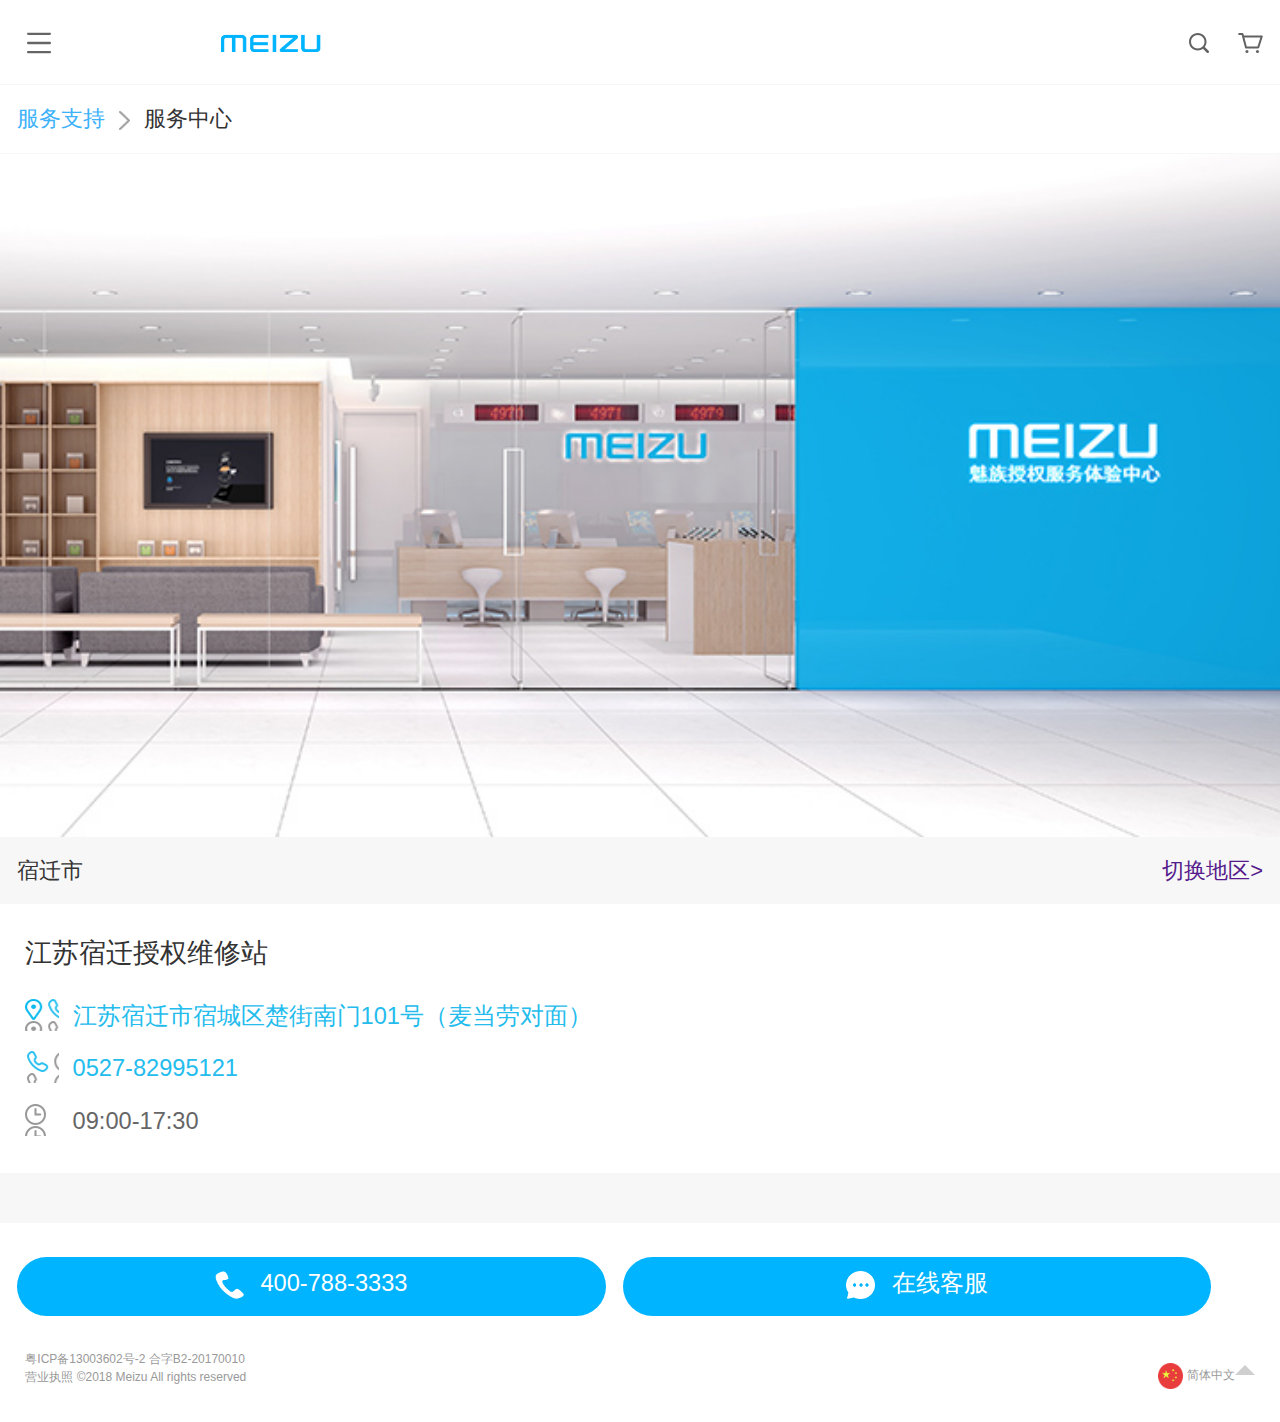
<file: experience.html>
<!DOCTYPE html>
<html lang="en">
  <head>
    <meta charset="UTF-8" />
    <meta name="viewport" content="width=device-width, initial-scale=1.0" />
    <meta http-equiv="X-UA-Compatible" content="ie=edge" />
    <title>服务中心 - 魅族官网</title>
    <link rel="shortcut icon" href="favicon.ico" type="image/x-icon" />
    <link rel="stylesheet" href="./lib/normalize.css" />
    <link rel="stylesheet" href="./css/experience.css" />
    <script src="./js/flexible.debug.js"></script>
    <script src="./js/flexible_css.debug.js"></script>
  </head>
  <body>
    <!-- 导航栏 -->
    <nav>
      <a href="" class="search">
        <img src="./img/icon-menu_aa8994b.svg" alt="" />
      </a>
      <div>
        <a href="" class="logo">
          <img src=".//img/logo.png" alt="" />
        </a>
      </div>
      <div class="nav-right">
        <a href="">
          <img src=".//img/icon-search.svg" alt="" />
        </a>
        <a href="" class="nav-menu">
          <img src="./img/icon-shop.svg" alt="" />
        </a>
      </div>
    </nav>
    <!-- 标题 -->
    <div class="title">
      <span>服务支持</span>
      <img src="./img/right-jiantou.png" alt="" />
      <span>服务中心</span>
    </div>
    <!-- 广告图片 -->
    <div class="ad">
      <img src="./upload/lunbotu0.jpg" alt="" />
    </div>
    <!-- 地址 -->
    <div class="site">
      <div class="site-title">
        <span>宿迁市</span>
        <a href="">切换地区&gt;</a>
      </div>
      <div class="site-content">
        <h2>江苏宿迁授权维修站</h2>
        <a href="">
          <i></i>
          <span>江苏宿迁市宿城区楚街南门101号（麦当劳对面）</span>
        </a>
        <a href="">
          <i class="two"></i>
          <span>0527-82995121</span>
        </a>
        <i class="there"></i>
        <span class="one">09:00-17:30</span>
      </div>
    </div>
    <div class="blank"></div>
    <!-- 客服 -->
    <div class="service">
      <a href="">
        <img src="./img/service01.png" alt="" />
        400-788-3333
      </a>
      <a href="">
        <img src="./img/service02.png" alt="" />
        在线客服
      </a>
    </div>
    <!-- 底部 -->
    <footer>
      <div class="footer-left">
        <a href="">粤ICP备13003602号-2</a>
        <a href="">合字B2-20170010</a> <br />
        <a href="">营业执照</a>
        ©2018 Meizu
        <a href="">All rights reserved</a>
      </div>
      <div class="footer-right">
        <img src="./img/footer.png" alt="" />
        简体中文
        <i></i>
      </div>
    </footer>
  </body>
</html>
</file>
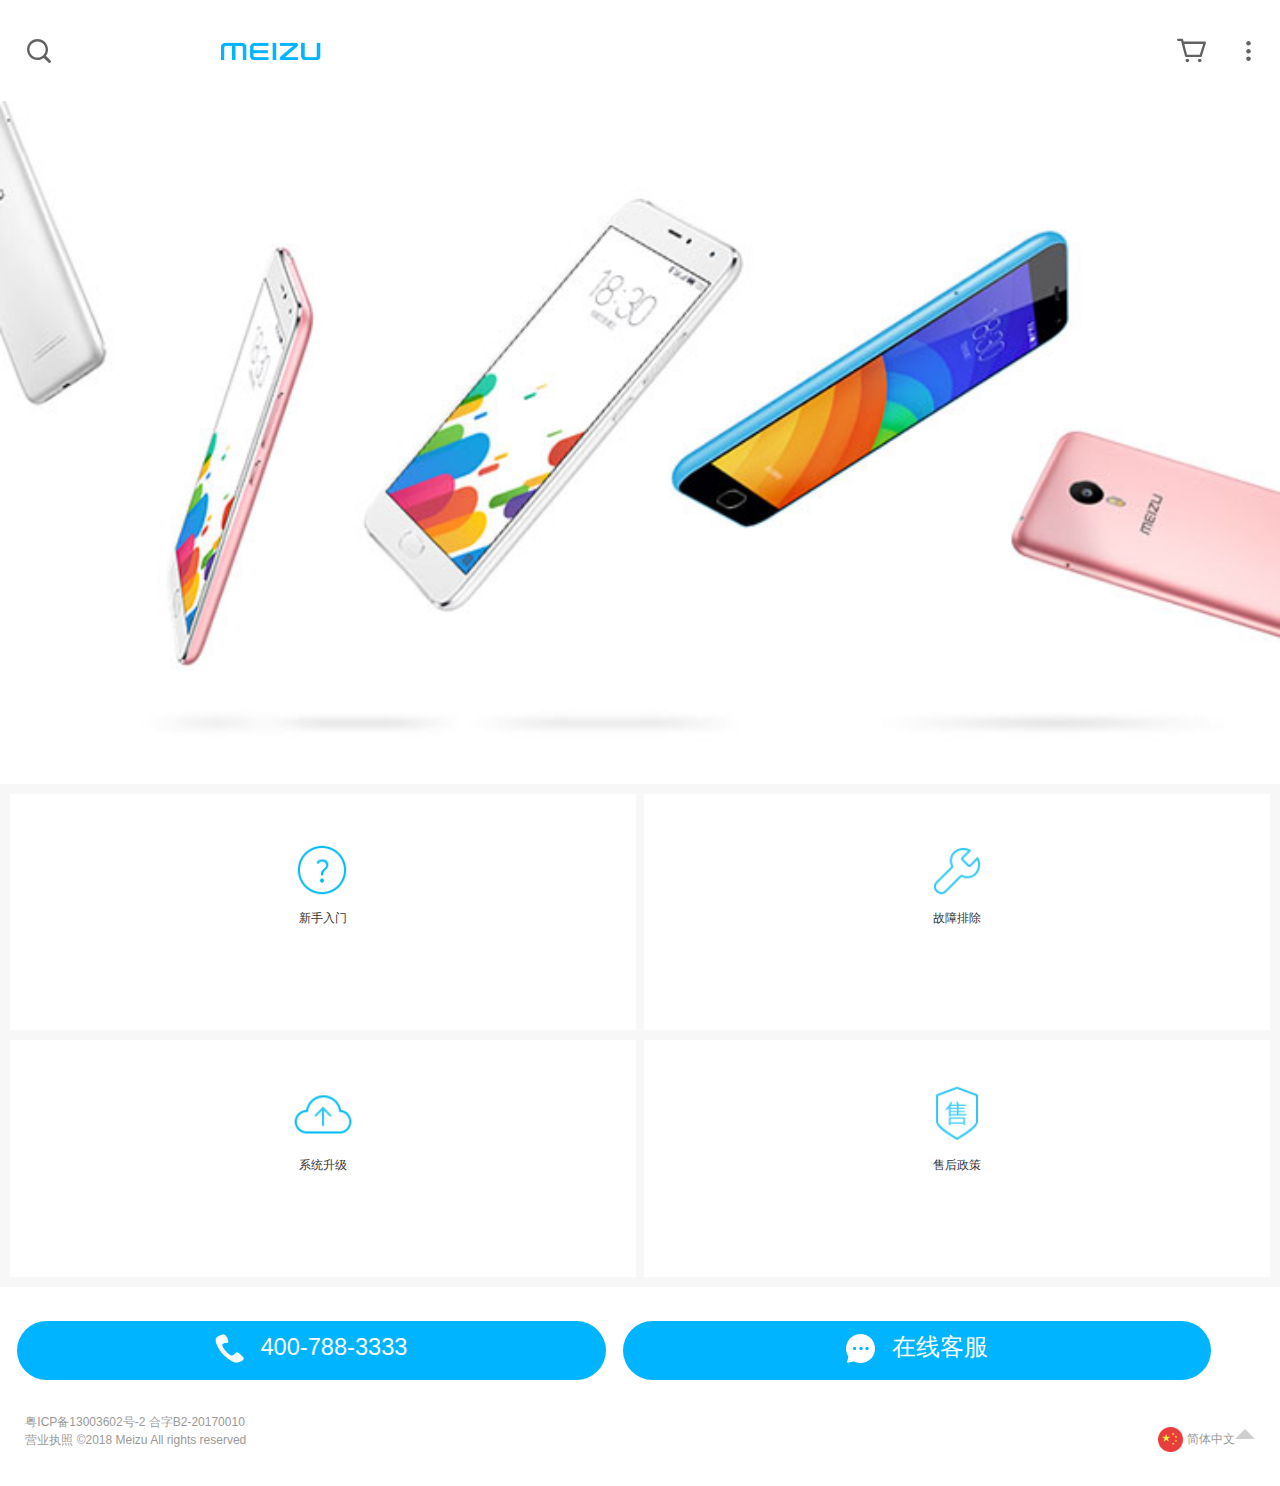
<file: meilanmobile.html>
<!DOCTYPE html>
<html lang="en">
  <head>
    <meta charset="UTF-8" />
    <meta name="viewport" content="width=device-width, initial-scale=1.0" />
    <meta http-equiv="X-UA-Compatible" content="ie=edge" />
    <title>魅族手机服务 - 魅族官网</title>
    <link rel="shortcut icon" href="favicon.ico" type="image/x-icon" />
    <link rel="stylesheet" href="./lib/normalize.css" />
    <link rel="stylesheet" href="./css/mobile.css" />
    <script src="./js/flexible_css.debug.js"></script>
    <script src="./js/flexible.debug.js"></script>
  </head>
  <body>
    <!-- 导航栏 -->
    <nav>
      <a href="" class="search">
        <img src=".//img/icon-search.svg" alt="" />
      </a>
      <div>
        <a href="" class="logo">
          <img src=".//img/logo.png" alt="" />
        </a>
      </div>
      <div class="nav-right">
        <a href="">
          <img src="./img/icon-shop.svg" alt="" />
        </a>
        <a href="" class="nav-menu">
          <img src="./img/icon-menu.svg" alt="" />
        </a>
      </div>
    </nav>
    <!-- 广告图片 -->
    <div class="ad">
      <img src="./upload/ad02.jpg" alt="" />
    </div>
    <!-- 功能 -->
    <div class="function">
      <a>
        <img src="./img/function01.png" alt="" />
        <p>新手入门</p>
      </a>
      <a>
        <img src="./img/function02.png" alt="" />
        <p>故障排除</p>
      </a>
    </div>
    <div class="function function-two">
      <a>
        <img src="./img/function03.png" alt="" />
        <p>系统升级</p>
      </a>
      <a>
        <img src="./img/function04.png" alt="" />
        <p>售后政策</p>
      </a>
    </div>
    <!-- 客服 -->
    <div class="service">
      <a href="">
        <img src="./img/service01.png" alt="" />
        400-788-3333
      </a>
      <a href="">
        <img src="./img/service02.png" alt="" />
        在线客服
      </a>
    </div>
    <!-- 底部 -->
    <footer>
      <div class="footer-left">
        <a href="">粤ICP备13003602号-2</a>
        <a href="">合字B2-20170010</a> <br />
        <a href="">营业执照</a>
        ©2018 Meizu
        <a href="">All rights reserved</a>
      </div>
      <div class="footer-right">
        <img src="./img/footer.png" alt="" />
        简体中文
        <i></i>
      </div>
    </footer>
  </body>
</html>
</file>
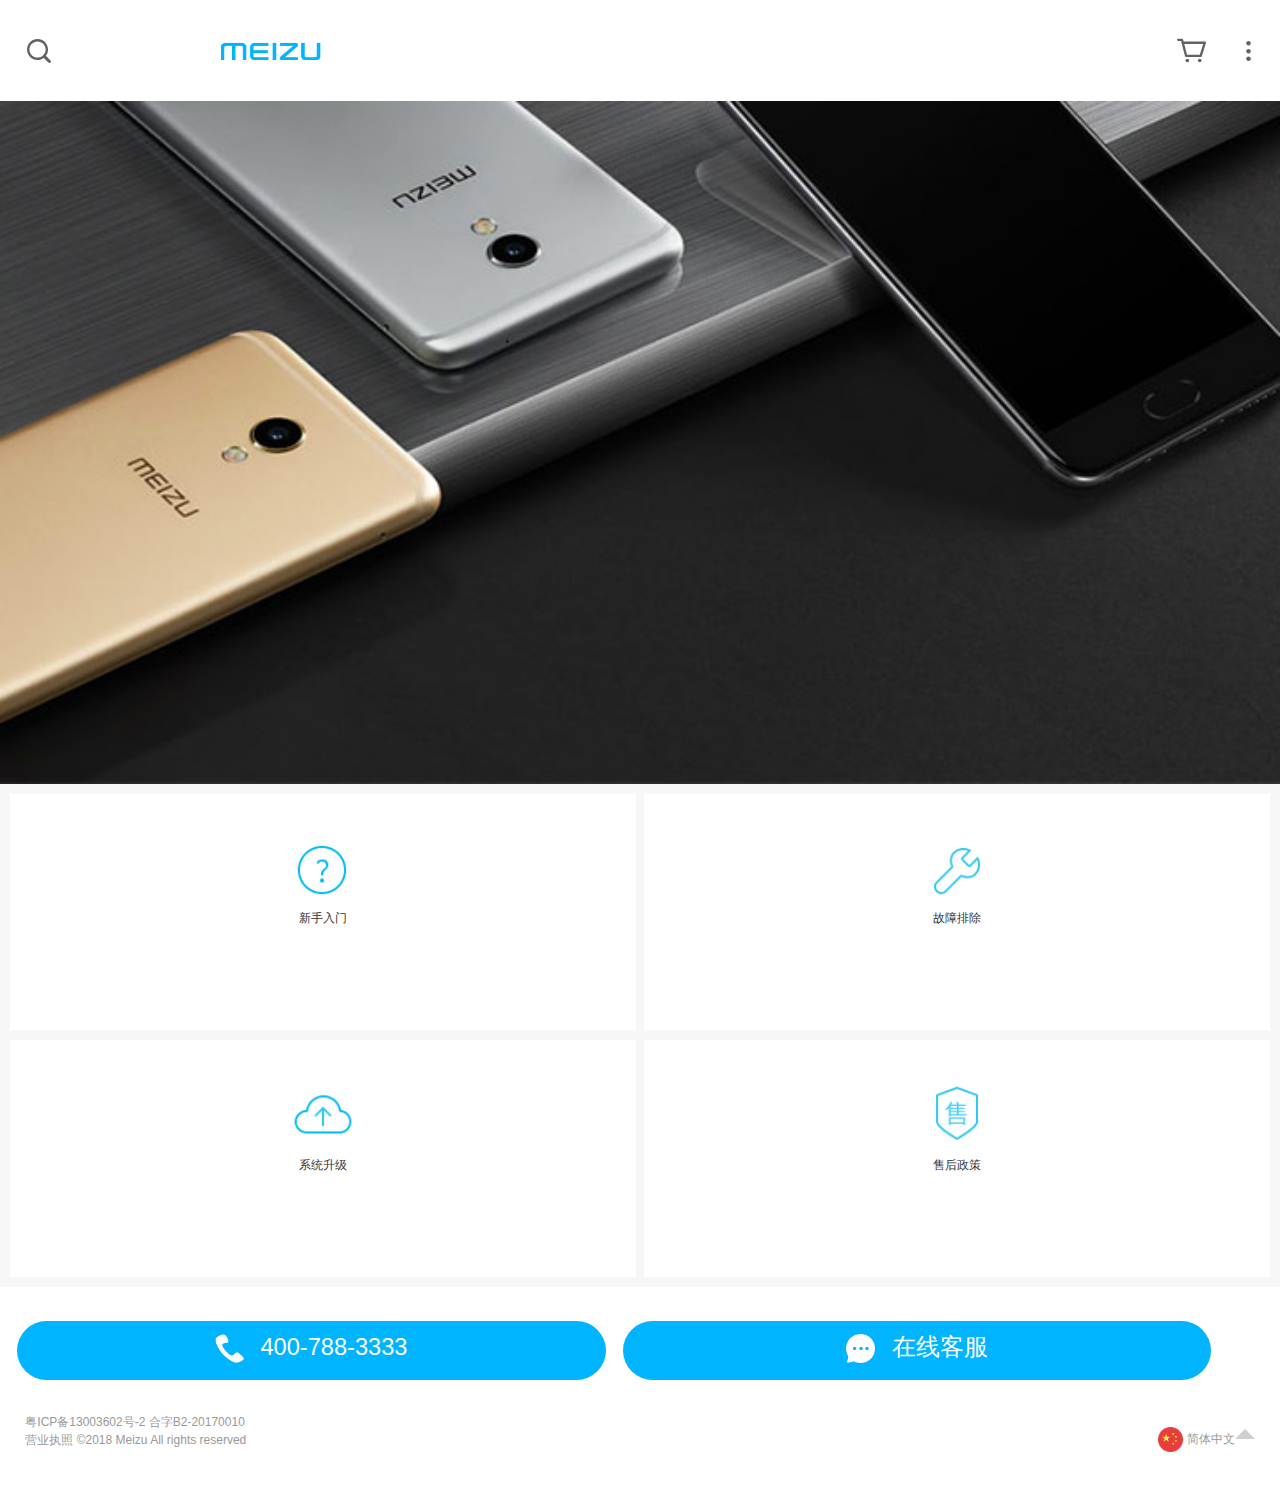
<file: mobile.html>
<!DOCTYPE html>
<html lang="en">
  <head>
    <meta charset="UTF-8" />
    <meta name="viewport" content="width=device-width, initial-scale=1.0" />
    <meta http-equiv="X-UA-Compatible" content="ie=edge" />
    <title>魅族手机服务 - 魅族官网</title>
    <link rel="shortcut icon" href="favicon.ico" type="image/x-icon" />
    <link rel="stylesheet" href="./lib/normalize.css" />
    <link rel="stylesheet" href="./css/mobile.css" />
    <script src="./js/flexible_css.debug.js"></script>
    <script src="./js/flexible.debug.js"></script>
  </head>
  <body>
    <!-- 导航栏 -->
    <nav>
      <a href="" class="search">
        <img src=".//img/icon-search.svg" alt="" />
      </a>
      <div>
        <a href="" class="logo">
          <img src=".//img/logo.png" alt="" />
        </a>
      </div>
      <div class="nav-right">
        <a href="">
          <img src="./img/icon-shop.svg" alt="" />
        </a>
        <a href="" class="nav-menu">
          <img src="./img/icon-menu.svg" alt="" />
        </a>
      </div>
    </nav>
    <!-- 广告图片 -->
    <div class="ad">
      <img src="./upload/ad01.jpg" alt="" />
    </div>
    <!-- 功能 -->
    <div class="function">
      <a>
        <img src="./img/function01.png" alt="" />
        <p>新手入门</p>
      </a>
      <a>
        <img src="./img/function02.png" alt="" />
        <p>故障排除</p>
      </a>
    </div>
    <div class="function function-two">
      <a>
        <img src="./img/function03.png" alt="" />
        <p>系统升级</p>
      </a>
      <a>
        <img src="./img/function04.png" alt="" />
        <p>售后政策</p>
      </a>
    </div>
    <!-- 客服 -->
    <div class="service">
      <a href="">
        <img src="./img/service01.png" alt="" />
        400-788-3333
      </a>
      <a href="">
        <img src="./img/service02.png" alt="" />
        在线客服
      </a>
    </div>
    <!-- 底部 -->
    <footer>
      <div class="footer-left">
        <a href="">粤ICP备13003602号-2</a>
        <a href="">合字B2-20170010</a> <br />
        <a href="">营业执照</a>
        ©2018 Meizu
        <a href="">All rights reserved</a>
      </div>
      <div class="footer-right">
        <img src="./img/footer.png" alt="" />
        简体中文
        <i></i>
      </div>
    </footer>
  </body>
</html>
</file>
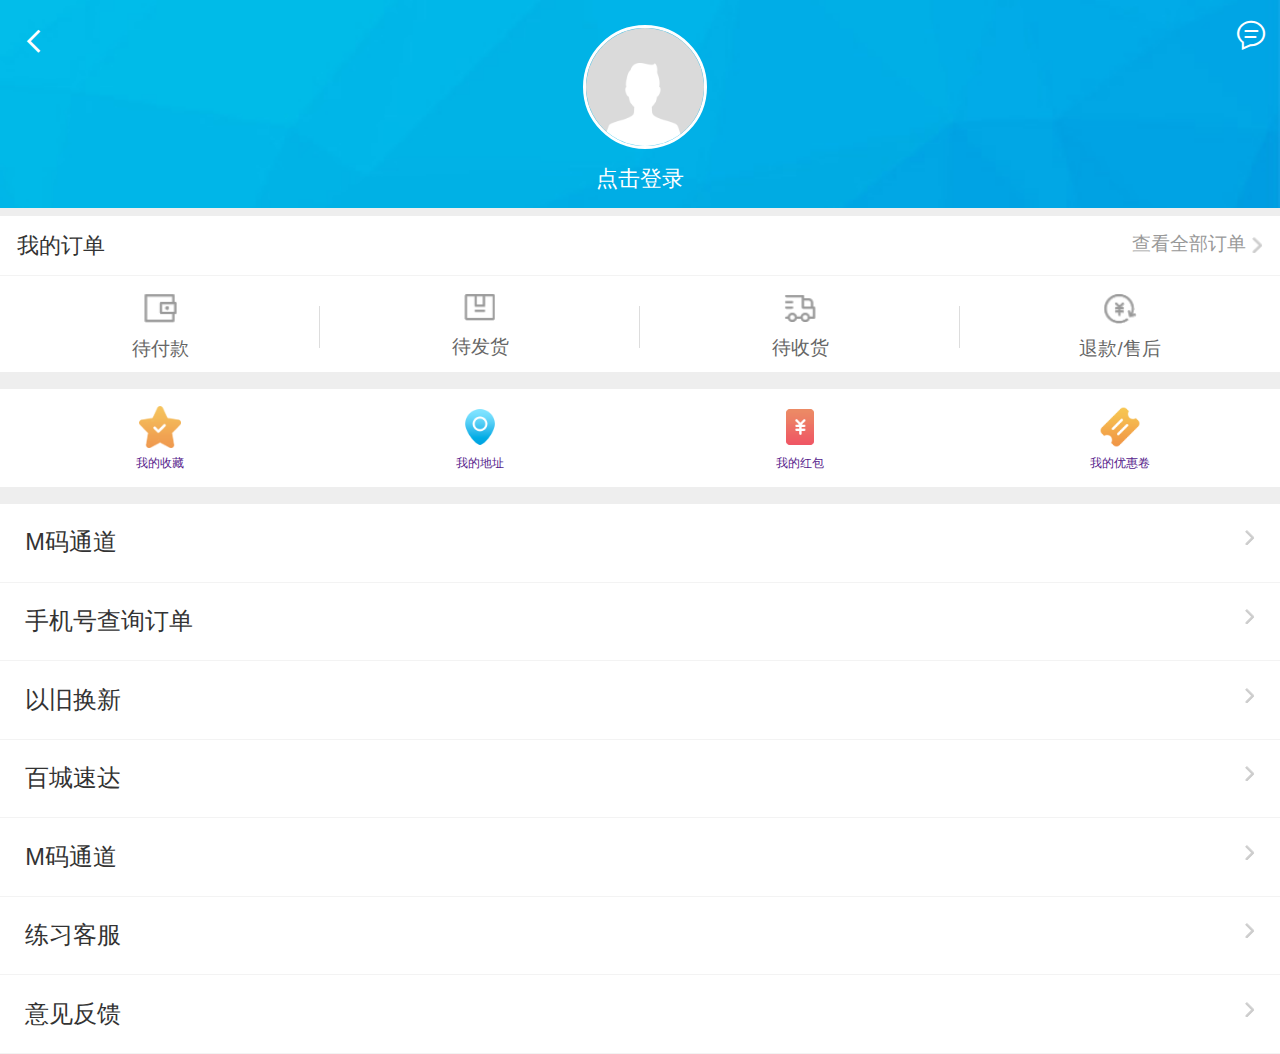
<file: personage.html>
<!DOCTYPE html>
<html lang="en">
  <head>
    <meta charset="UTF-8" />
    <meta name="viewport" content="width=device-width, initial-scale=1.0" />
    <meta http-equiv="X-UA-Compatible" content="ie=edge" />
    <title>个人中心</title>
    <link rel="shortcut icon" href="favicon.ico" type="image/x-icon" />
    <link rel="stylesheet" href="./lib/normalize.css" />
    <link rel="stylesheet" href="./fonts/iconfont.css" />
    <link rel="stylesheet" href="./css/personage.css" />
    <script src="./js/flexible_css.debug.js"></script>
    <script src="./js/flexible.debug.js"></script>
  </head>
  <body>
    <!-- 顶部 -->
    <footer>
      <i class="iconfont left">&#xe658;</i>
      <i class="iconfont right">&#xe693;</i>
      <a href=""> <img src="./img/login.png" alt=""/></a>
      <p>点击登录</p>
    </footer>
    <!-- 订单 -->
    <div class="indent">
      <div class="indent-title">
        <span>我的订单</span>
        <span>
          查看全部订单
          <img src="./img/to-right.png" alt="" />
        </span>
      </div>
      <div class="indent-content">
        <div>
          <img src="./img/qianbao.png" alt="" />
          <p>待付款</p>
        </div>
        <div>
          <img src="./img/baoguo.png" alt="" />
          <p>待发货</p>
        </div>
        <div>
          <img src="./img/xiaoce.png" alt="" />
          <p>待收货</p>
        </div>
        <div>
          <img src="./img/money.png" alt="" />
          <p>退款/售后</p>
        </div>
      </div>
    </div>
    <!-- 功能 -->
    <div class="function">
      <a href="">
        <img src="./img/function05.png" alt="" />
        <p>我的收藏</p>
      </a>
      <a href="">
        <img src="./img/function06.png" alt="" />
        <p>我的地址</p>
      </a>
      <a href="">
        <img src="./img/function07.png" alt="" />
        <p>我的红包</p>
      </a>
      <a href="">
        <img src="./img/function08.png" alt="" />
        <p>我的优惠卷</p>
      </a>
    </div>
    <nav>
      <div>
        <span>M码通道</span>
        <img src="./img/to-right.png" alt="" />
      </div>
      <div>
        <span>手机号查询订单</span>
        <img src="./img/to-right.png" alt="" />
      </div>
      <div>
        <span>以旧换新</span>
        <img src="./img/to-right.png" alt="" />
      </div>
      <div>
        <span>百城速达</span>
        <img src="./img/to-right.png" alt="" />
      </div>
      <div>
        <span>M码通道</span>
        <img src="./img/to-right.png" alt="" />
      </div>
      <div>
        <span>练习客服</span>
        <img src="./img/to-right.png" alt="" />
      </div>
      <div>
        <span>意见反馈</span>
        <img src="./img/to-right.png" alt="" />
      </div>
    </nav>
  </body>
</html>
</file>
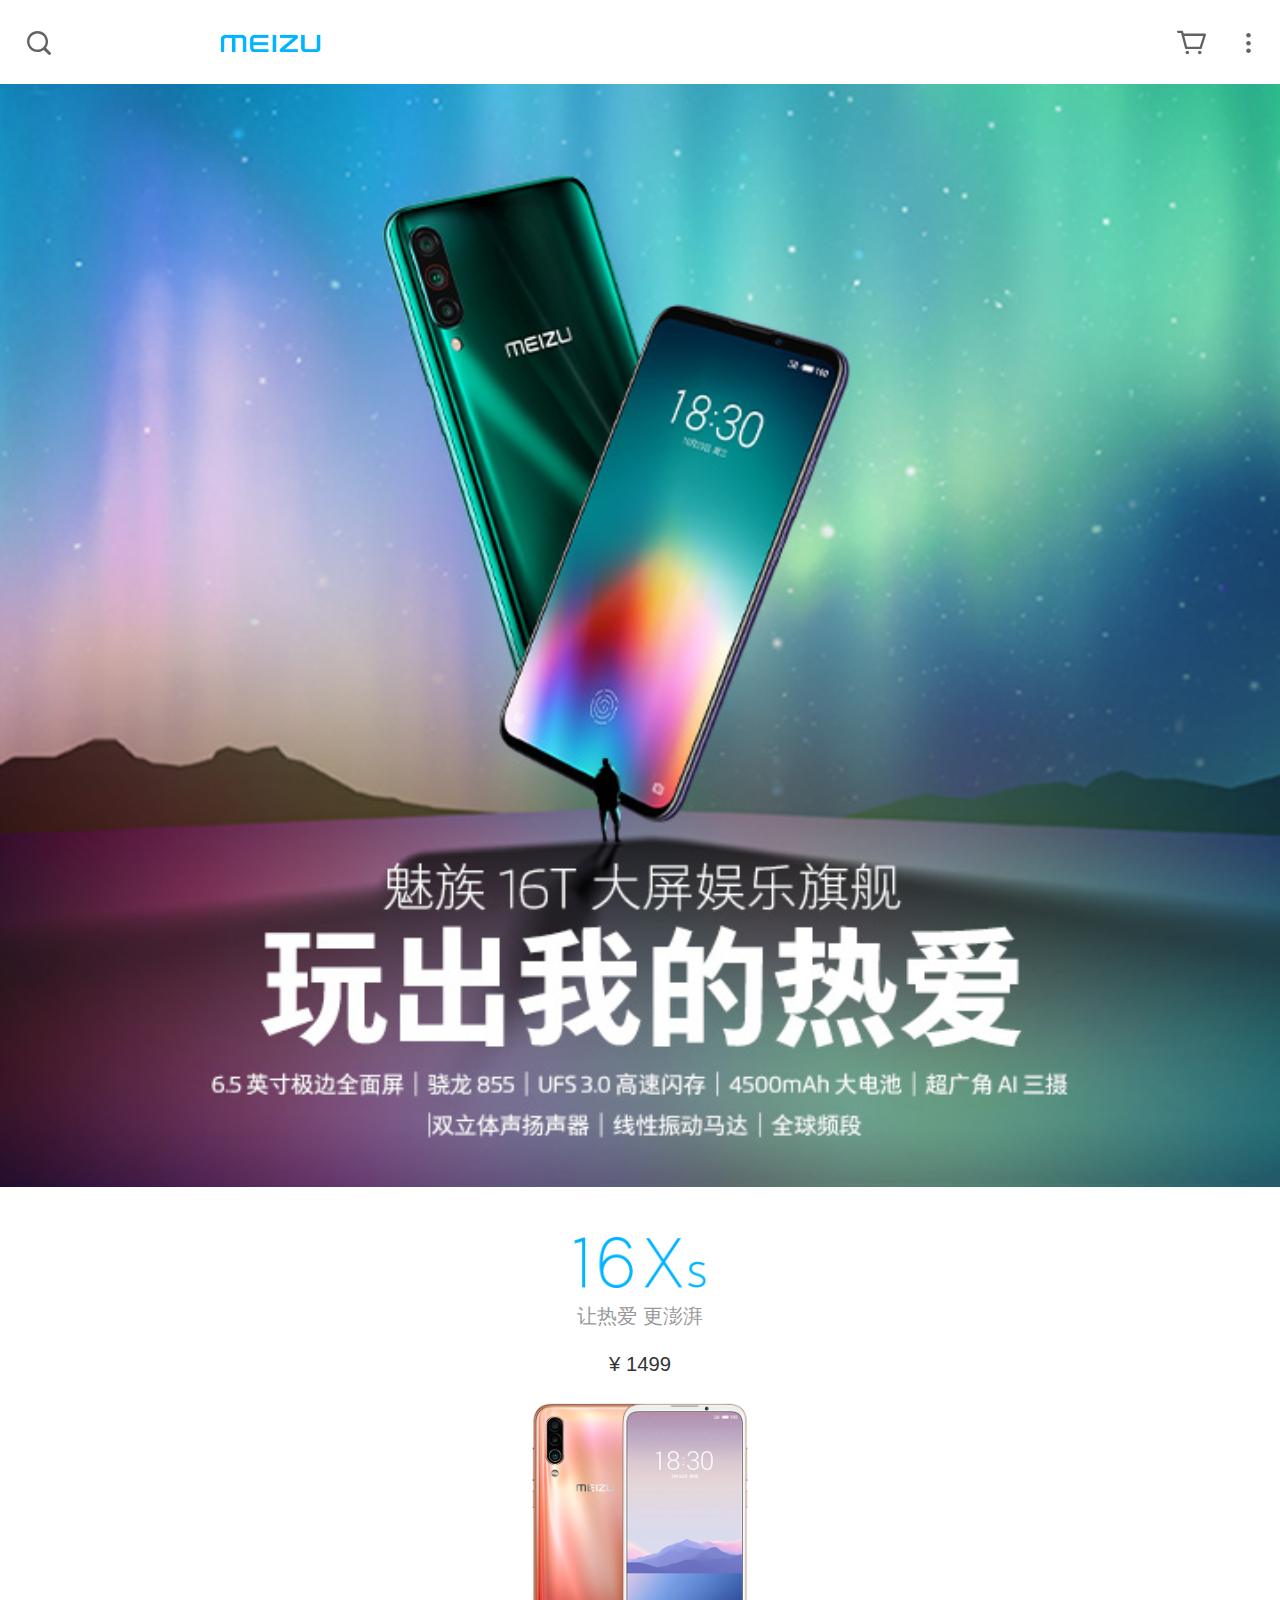
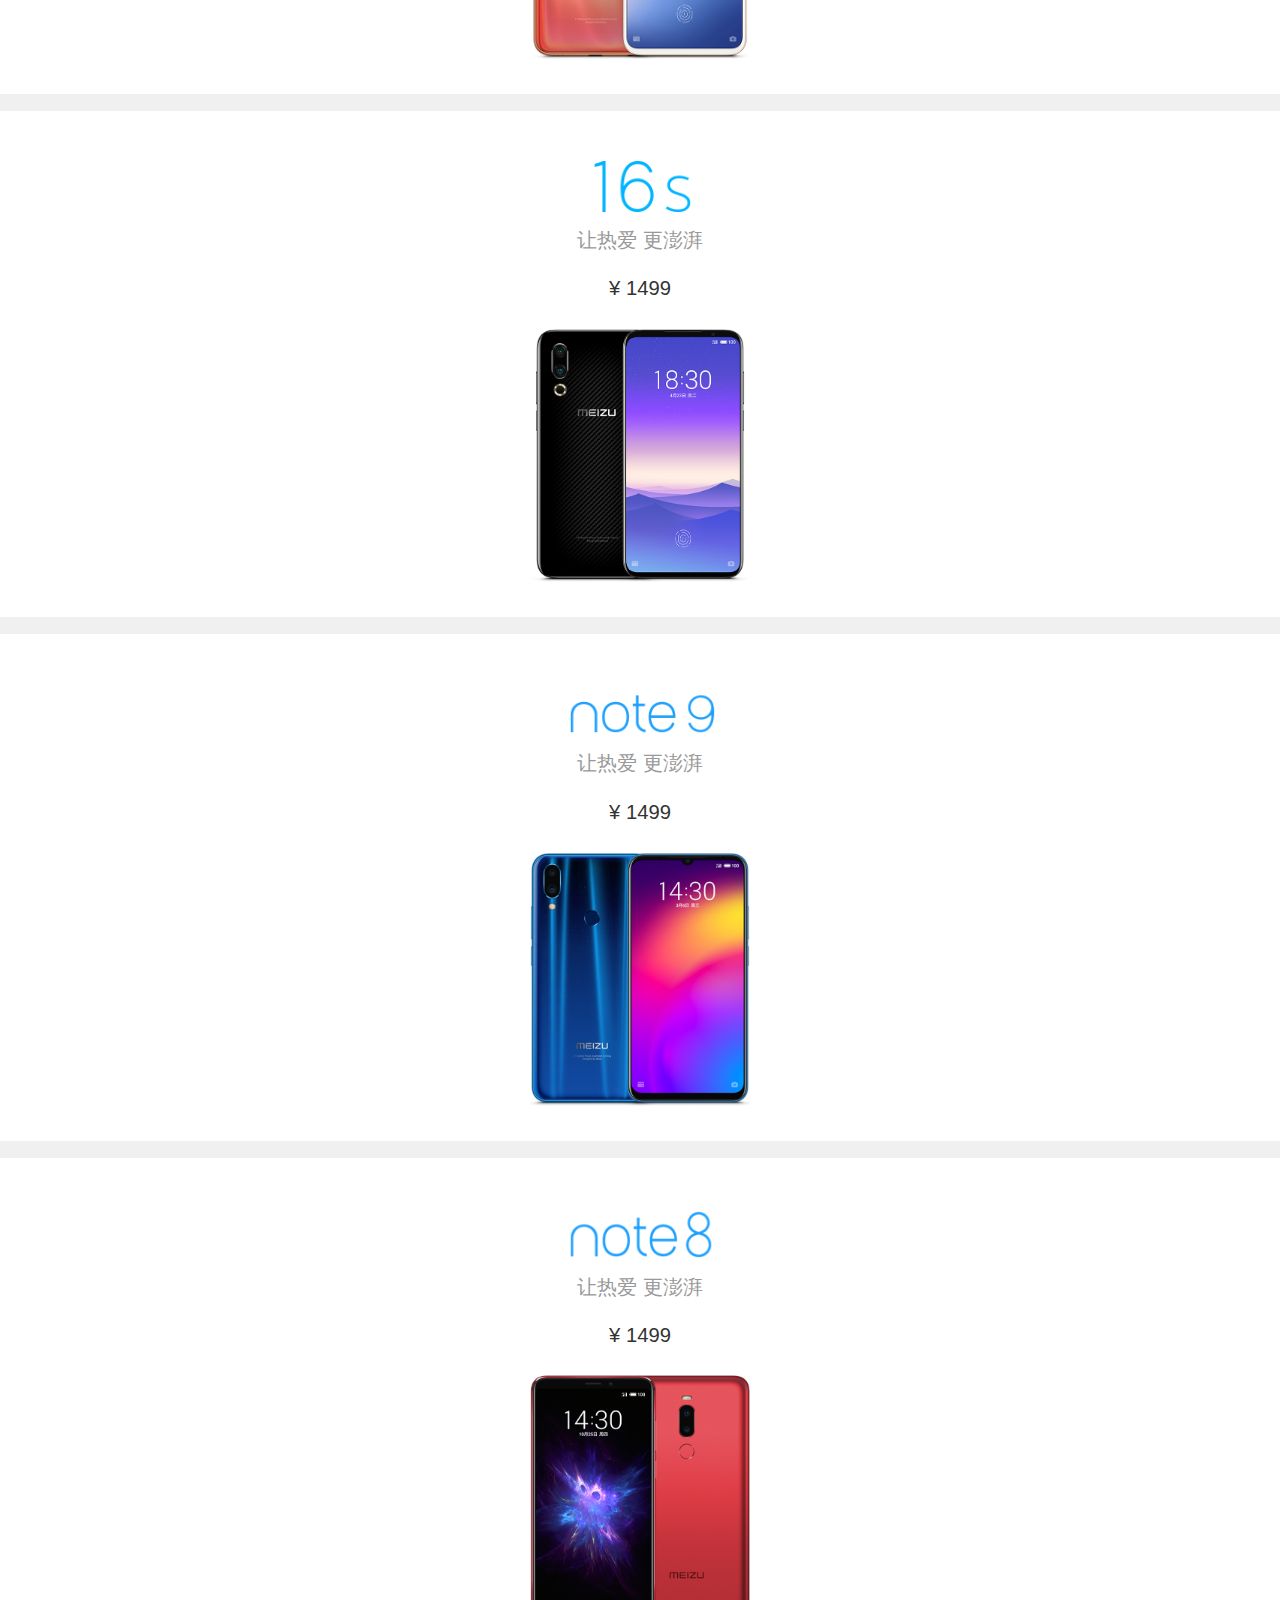
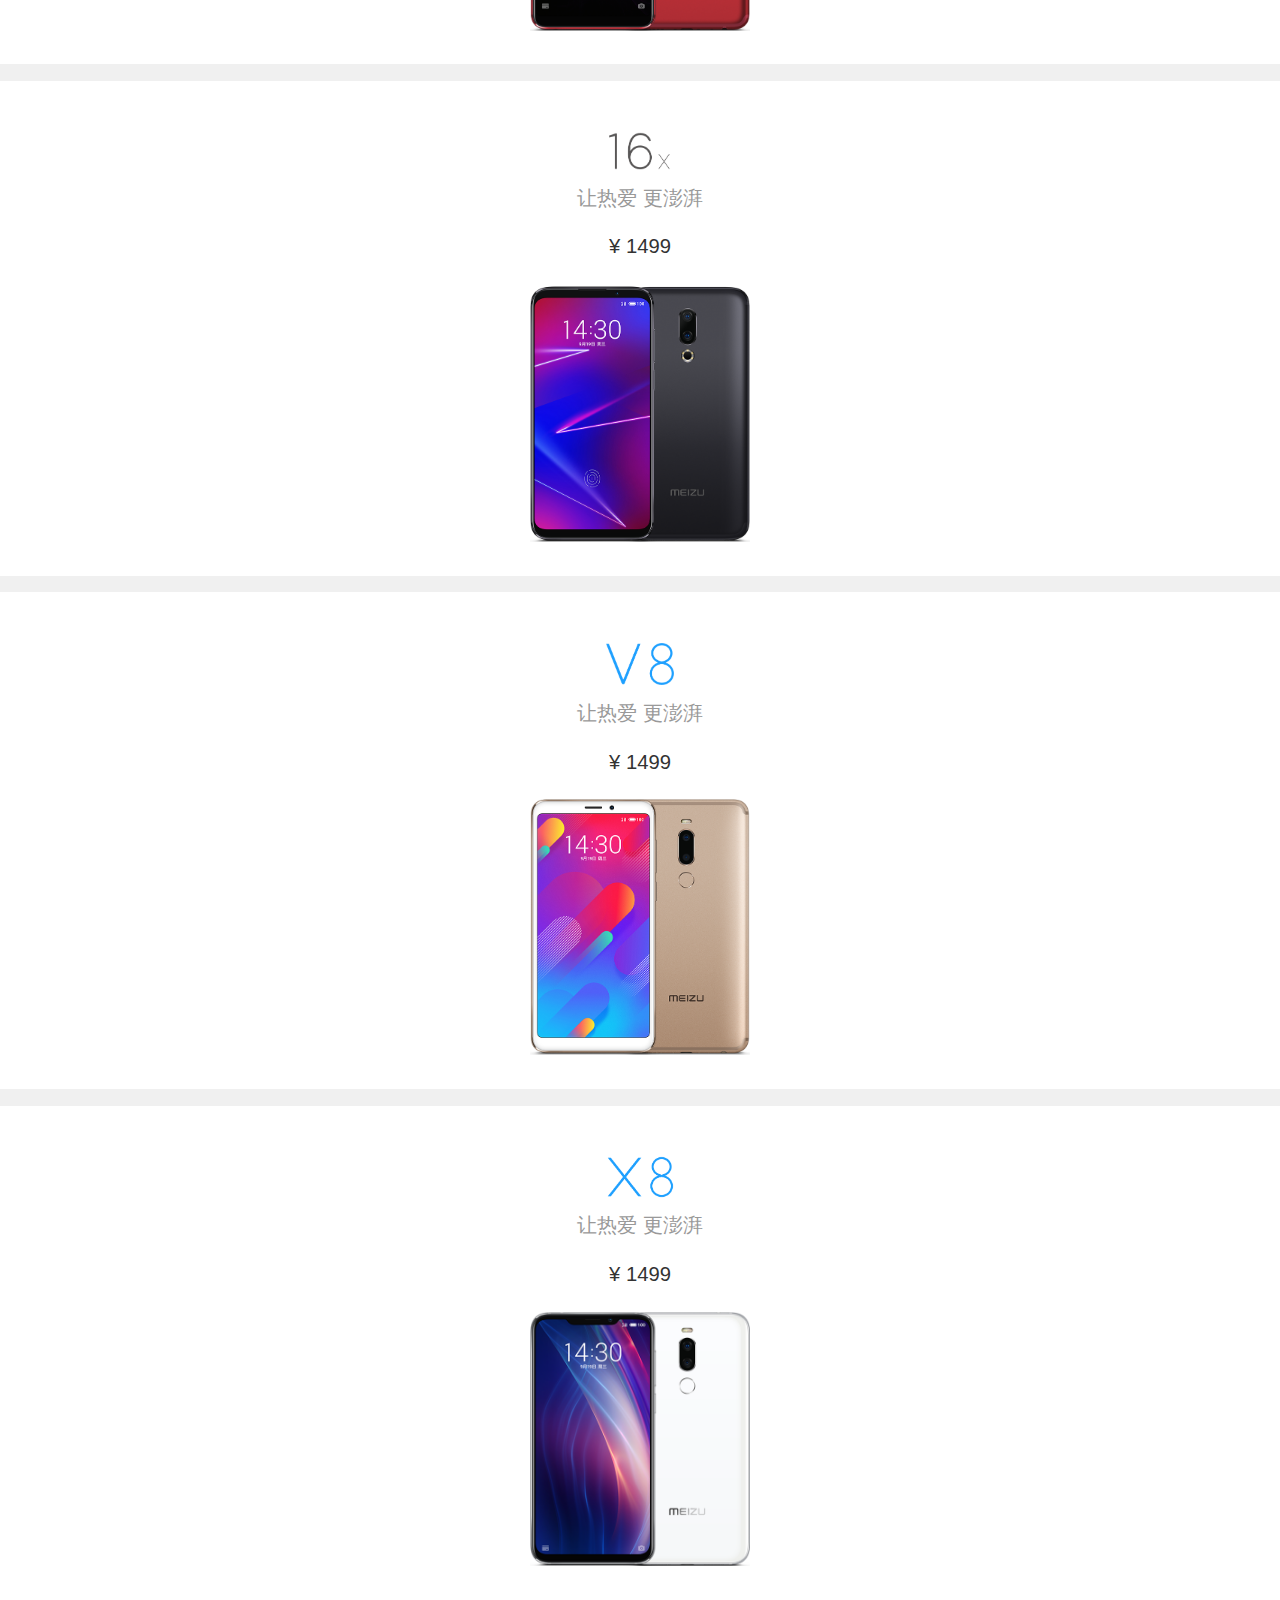
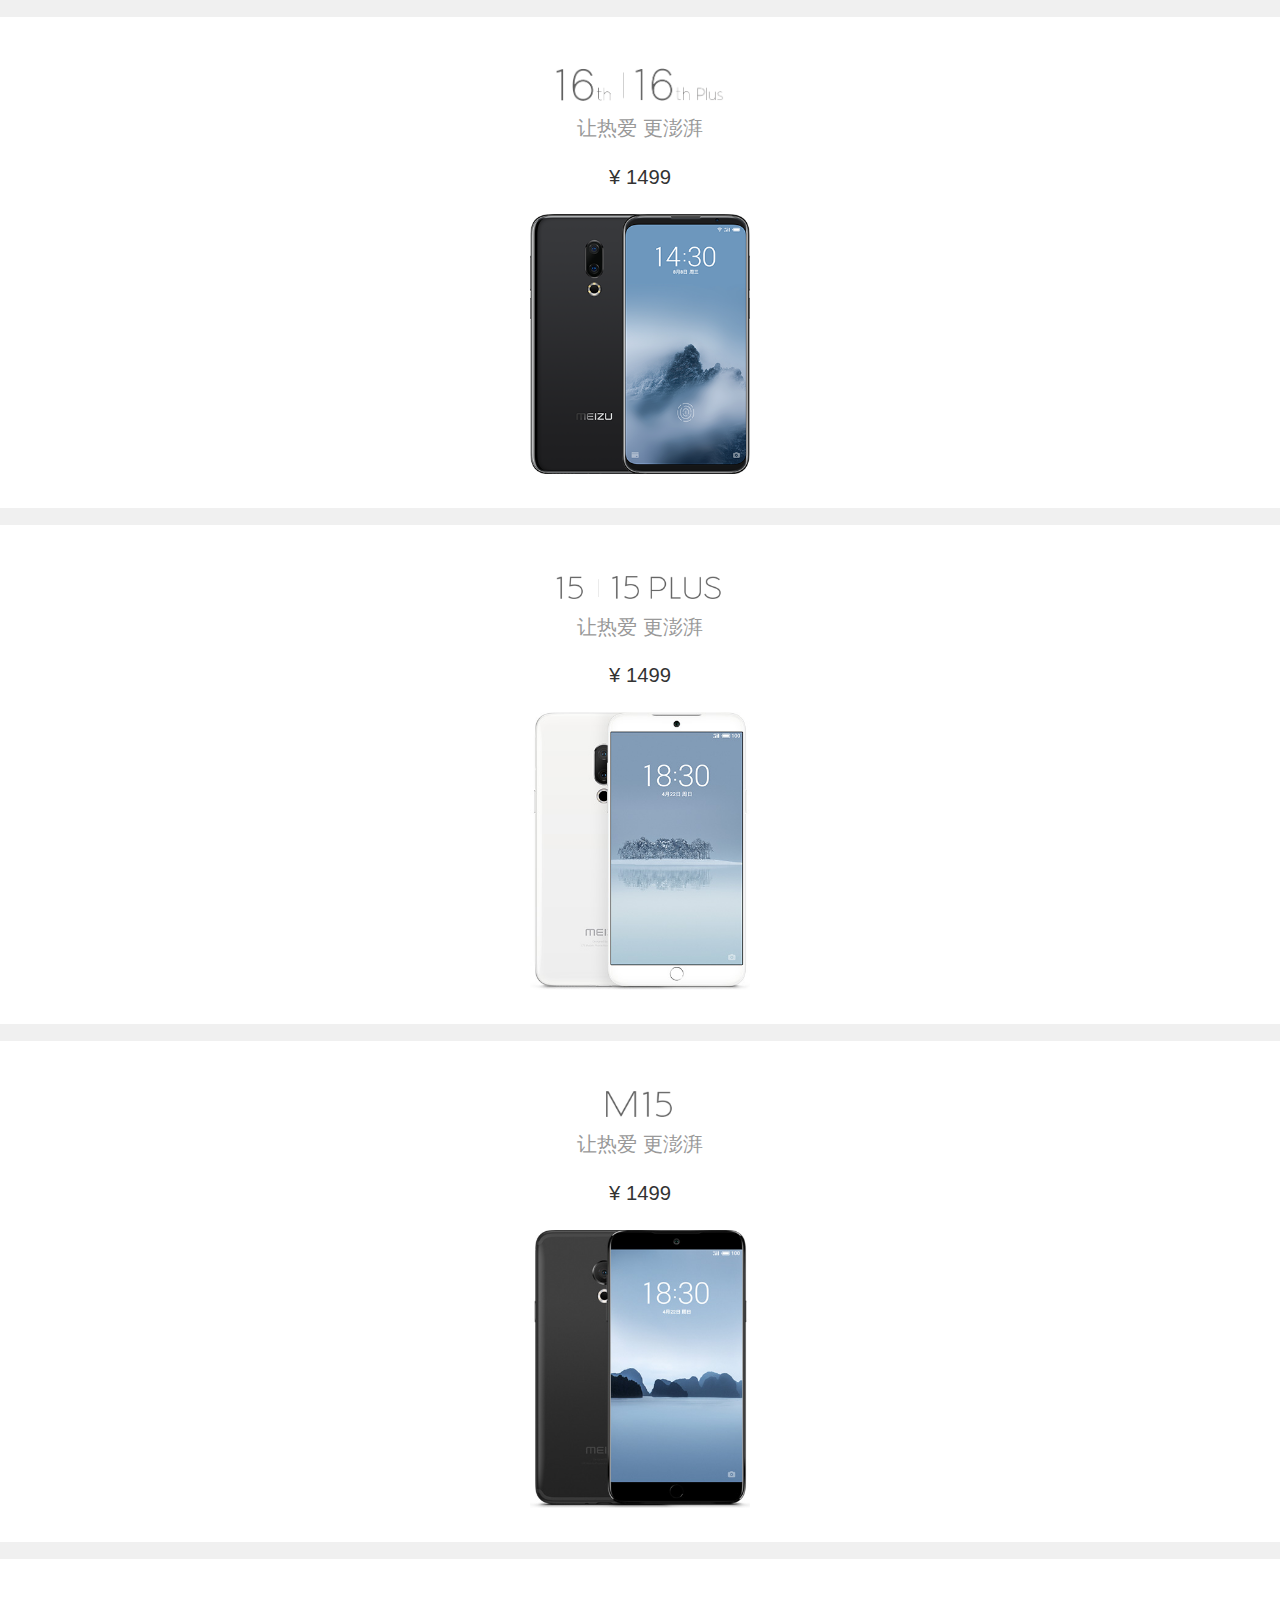
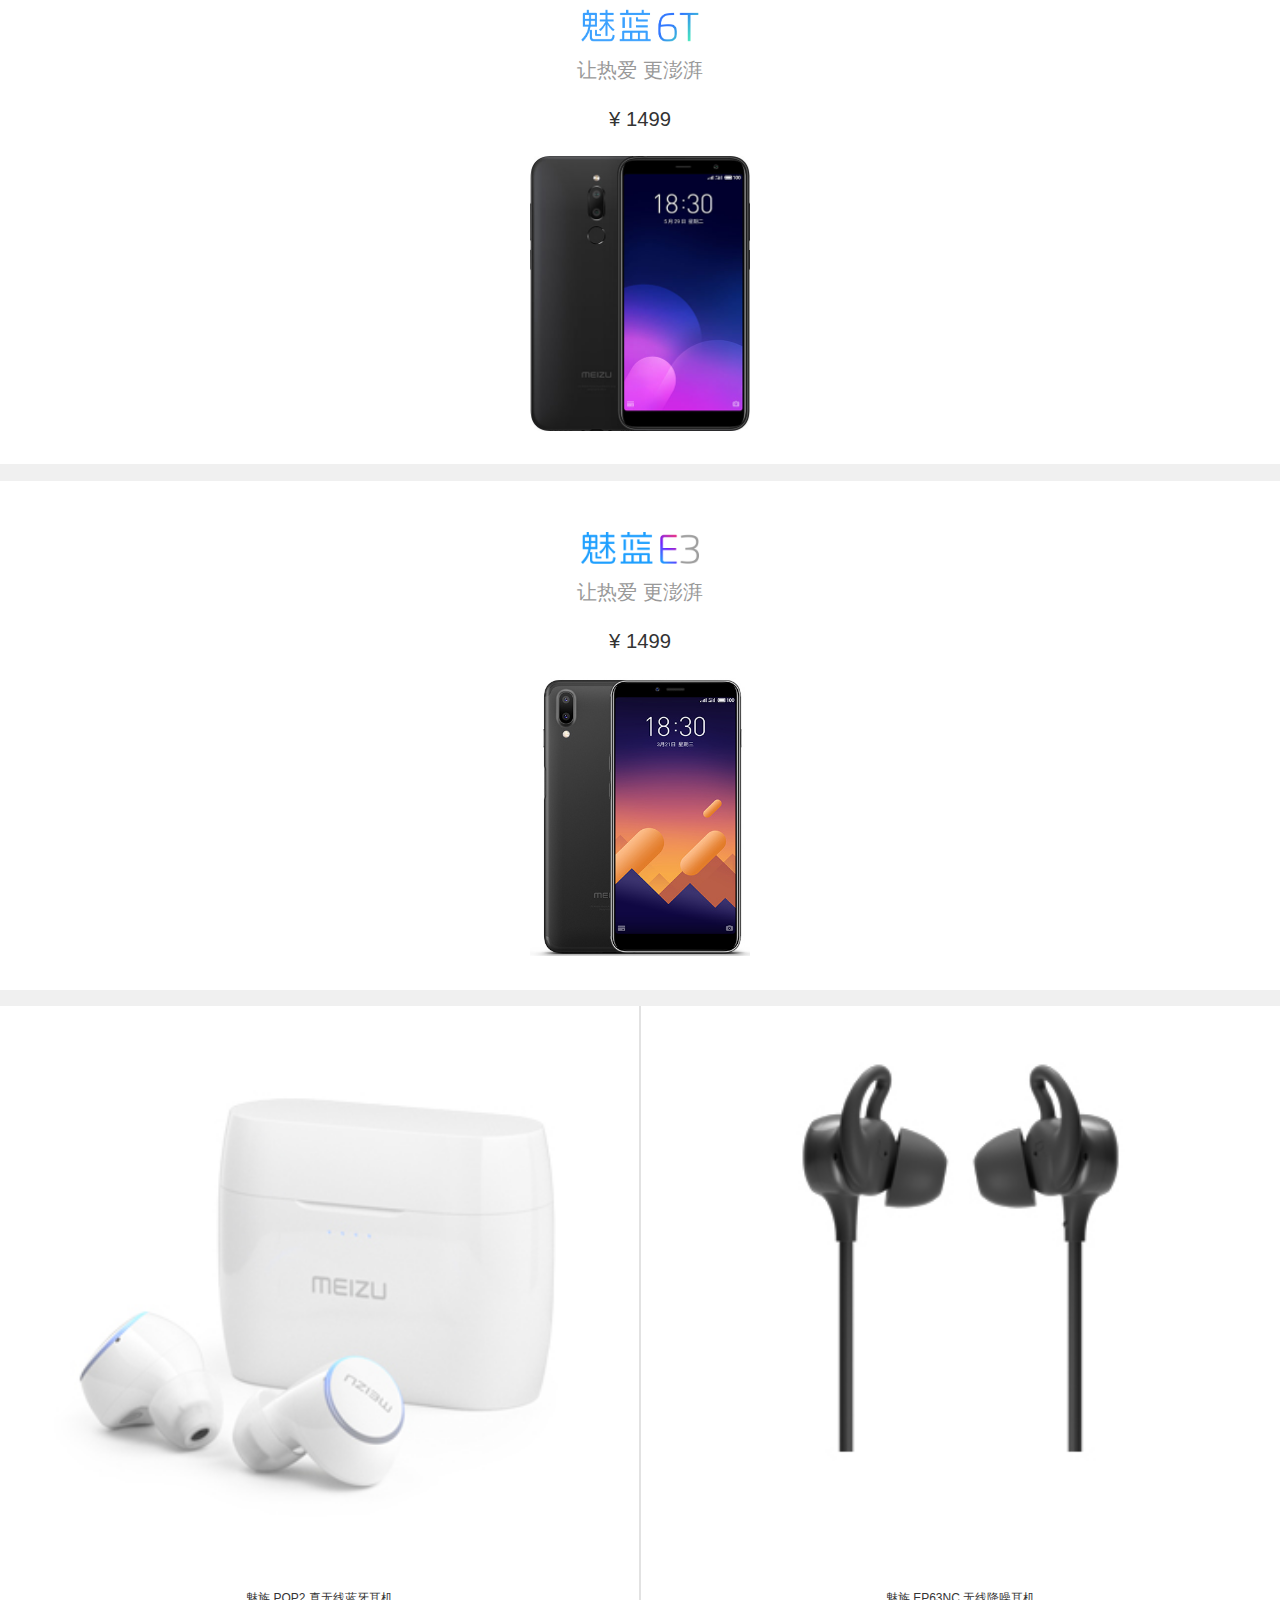
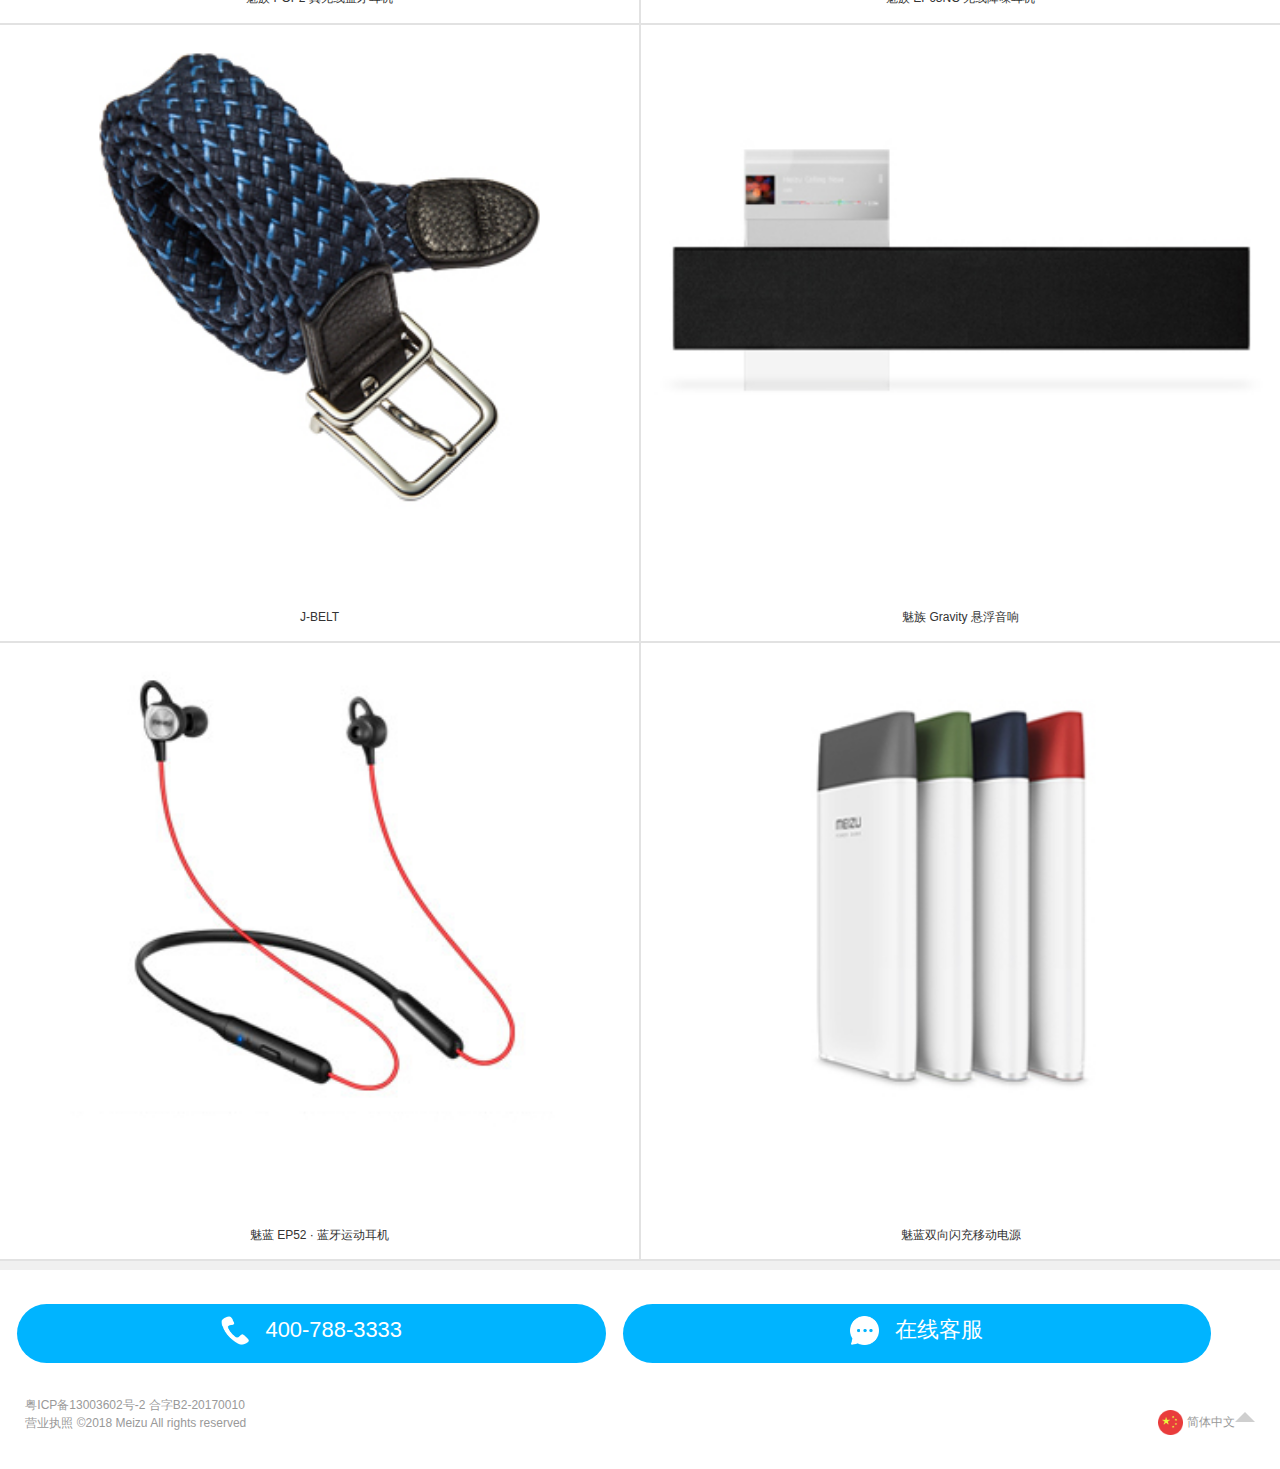
<file: products.html>
<!DOCTYPE html>
<html lang="en">
  <head>
    <meta charset="UTF-8" />
    <meta name="viewport" content="width=device-width, initial-scale=1.0" />
    <meta http-equiv="X-UA-Compatible" content="ie=edge" />
    <title>全部产品 - 魅族官网</title>
    <link rel="shortcut icon" href="favicon.ico" type="image/x-icon" />
    <link rel="stylesheet" href="./lib/normalize.css" />
    <link rel="stylesheet" href="./css/products.css" />
    <script src="./js/flexible_css.debug.js"></script>
    <script src="./js/flexible.debug.js"></script>
  </head>
  <body>
    <!-- 导航栏 -->
    <nav>
      <a href="" class="search">
        <img src=".//img/icon-search.svg" alt="" />
      </a>
      <div>
        <a href="" class="logo">
          <img src=".//img/logo.png" alt="" />
        </a>
      </div>
      <div class="nav-right">
        <a href="">
          <img src="./img/icon-shop.svg" alt="" />
        </a>
        <a href="" class="nav-menu">
          <img src="./img/icon-menu.svg" alt="" />
        </a>
      </div>
    </nav>
    <!-- 广告 -->
    <div class="ad">
      <img src="./upload/lunbotu08.jpg" alt="" />
    </div>
    <!-- 手机产品 -->
    <div class="phone">
      <img src="./upload/phone-title.png" alt="" />
      <p>让热爱 更澎湃</p>
      <span>&yen; 1499</span>
      <a href="">
        <img src="./upload/phone.png" alt="" />
      </a>
    </div>
    <div class="phone">
      <img src="./upload/phone-title01.png" alt="" />
      <p>让热爱 更澎湃</p>
      <span>&yen; 1499</span>
      <a href="">
        <img src="./upload/phone01.png" alt="" />
      </a>
    </div>
    <div class="phone">
      <img src="./upload/phone-title02.png" alt="" />
      <p>让热爱 更澎湃</p>
      <span>&yen; 1499</span>
      <a href="">
        <img src="./upload/phone02.png" alt="" />
      </a>
    </div>
    <div class="phone">
      <img src="./upload/phone-title03.png" alt="" />
      <p>让热爱 更澎湃</p>
      <span>&yen; 1499</span>
      <a href="">
        <img src="./upload/phone03.png" alt="" />
      </a>
    </div>
    <div class="phone one">
      <img src="./upload/phone-title04.png" alt="" />
      <p>让热爱 更澎湃</p>
      <span>&yen; 1499</span>
      <a href="">
        <img src="./upload/phone04.png" alt="" />
      </a>
    </div>
    <div class="phone one">
      <img src="./upload/phone-title05.png" alt="" />
      <p>让热爱 更澎湃</p>
      <span>&yen; 1499</span>
      <a href="">
        <img src="./upload/phone05.png" alt="" />
      </a>
    </div>
    <div class="phone one">
      <img src="./upload/phone-title06.png" alt="" />
      <p>让热爱 更澎湃</p>
      <span>&yen; 1499</span>
      <a href="">
        <img src="./upload/phone06.png" alt="" />
      </a>
    </div>
    <div class="phone two">
      <img src="./upload/phone-title07.png" alt="" />
      <p>让热爱 更澎湃</p>
      <span>&yen; 1499</span>
      <a href="">
        <img src="./upload/phone07.png" alt="" />
      </a>
    </div>
    <div class="phone two">
      <img src="./upload/phone-title08.png" alt="" />
      <p>让热爱 更澎湃</p>
      <span>&yen; 1499</span>
      <a href="">
        <img src="./upload/phone08.jpg" alt="" />
      </a>
    </div>
    <div class="phone one">
      <img src="./upload/phone-title09.png" alt="" />
      <p>让热爱 更澎湃</p>
      <span>&yen; 1499</span>
      <a href="">
        <img src="./upload/phone09.jpg" alt="" />
      </a>
    </div>
    <div class="phone there">
      <img src="./upload/phone-title10.png" alt="" />
      <p>让热爱 更澎湃</p>
      <span>&yen; 1499</span>
      <a href="">
        <img src="./upload/phone10.jpg" alt="" />
      </a>
    </div>
    <div class="phone there">
      <img src="./upload/phone-title11.png" alt="" />
      <p>让热爱 更澎湃</p>
      <span>&yen; 1499</span>
      <a href="">
        <img src="./upload/phone11.jpg" alt="" />
      </a>
    </div>
    <!-- 其他产品 -->
    <div class="rest">
      <div>
        <img src="./upload/rest01.jpg" alt="" />
        <p>魅族 POP2 真无线蓝牙耳机</p>
      </div>
      <div>
        <img src="./upload/rest02.jpg" alt="" />
        <p>魅族 EP63NC 无线降噪耳机</p>
      </div>
    </div>
    <div class="rest">
      <div>
        <img src="./upload/rest03.jpg" alt="" />
        <p>J-BELT</p>
      </div>
      <div>
        <img src="./upload/rest04.jpg" alt="" />
        <p>魅族 Gravity 悬浮音响</p>
      </div>
    </div>
    <div class="rest">
      <div>
        <img src="./upload/rest05.jpg" alt="" />
        <p>魅蓝 EP52 · 蓝牙运动耳机</p>
      </div>
      <div>
        <img src="./upload/rest06.jpg" alt="" />
        <p>魅蓝双向闪充移动电源</p>
      </div>
    </div>
    <!-- 客服 -->
    <div class="service">
      <a href="">
        <img src="./img/service01.png" alt="" />
        400-788-3333
      </a>
      <a href="">
        <img src="./img/service02.png" alt="" />
        在线客服
      </a>
    </div>
    <!-- 底部 -->
    <footer>
      <div class="footer-left">
        <a href="">粤ICP备13003602号-2</a>
        <a href="">合字B2-20170010</a> <br />
        <a href="">营业执照</a>
        ©2018 Meizu
        <a href="">All rights reserved</a>
      </div>
      <div class="footer-right">
        <img src="./img/footer.png" alt="" />
        简体中文
        <i></i>
      </div>
    </footer>
  </body>
</html>
</file>
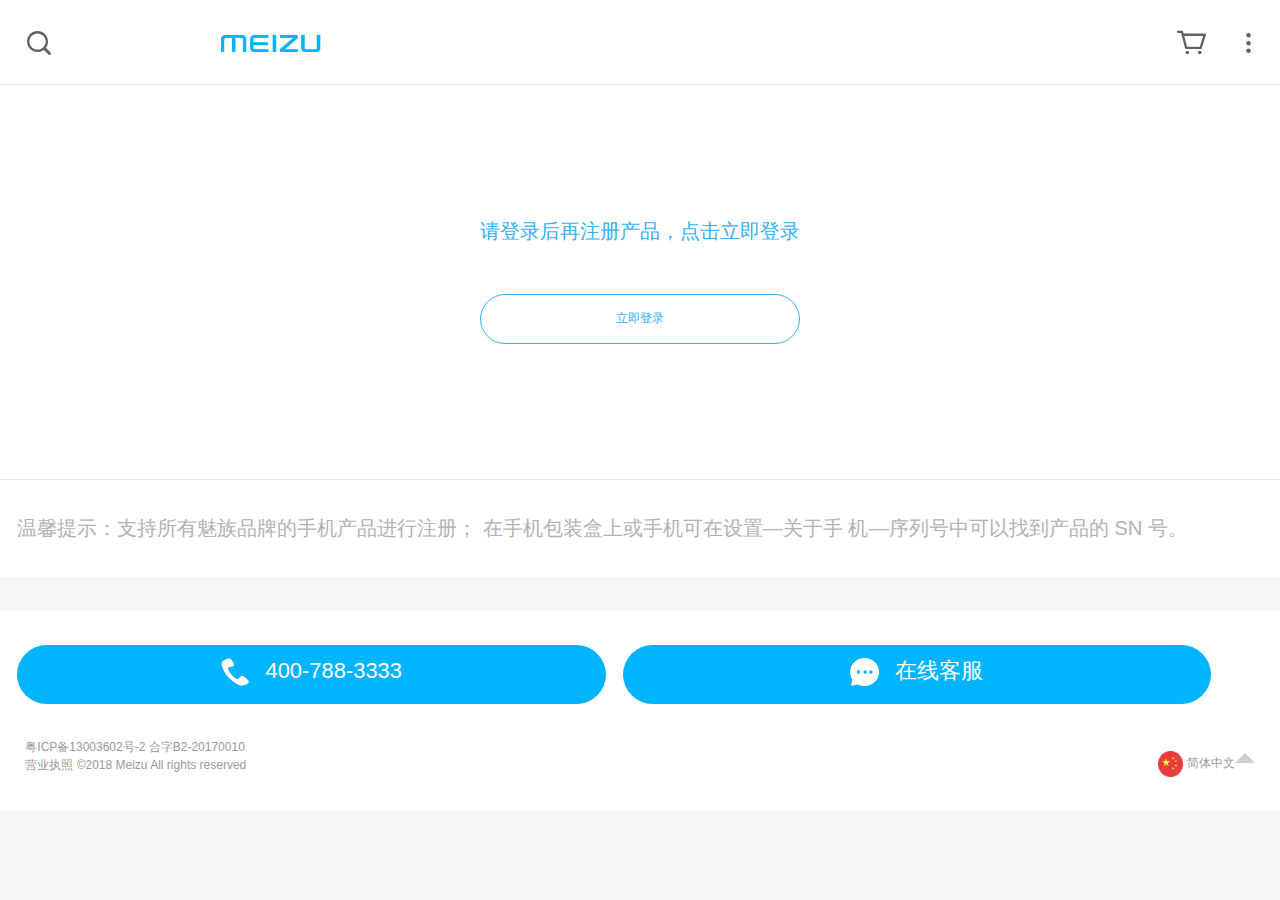
<file: register.html>
<!DOCTYPE html>
<html lang="en">
  <head>
    <meta charset="UTF-8" />
    <meta name="viewport" content="width=device-width, initial-scale=1.0" />
    <meta http-equiv="X-UA-Compatible" content="ie=edge" />
    <title>魅族手机服务 - 魅族官网</title>
    <link rel="shortcut icon" href="favicon.ico" type="image/x-icon" />
    <link rel="stylesheet" href="./lib/normalize.css" />
    <link rel="stylesheet" href="./css/register.css" />
    <script src="./js/flexible_css.debug.js"></script>
    <script src="./js/flexible.debug.js"></script>
  </head>
  <body>
    <!-- 导航栏 -->
    <nav>
      <a href="" class="search">
        <img src=".//img/icon-search.svg" alt="" />
      </a>
      <div>
        <a href="" class="logo">
          <img src=".//img/logo.png" alt="" />
        </a>
      </div>
      <div class="nav-right">
        <a href="">
          <img src="./img/icon-shop.svg" alt="" />
        </a>
        <a href="" class="nav-menu">
          <img src="./img/icon-menu.svg" alt="" />
        </a>
      </div>
    </nav>
    <div class="content">
      <div class="content-register">
        <p>请登录后再注册产品，点击立即登录</p>
        <a href="">立即登录</a>
      </div>
      <div class="content-tetx">
        温馨提示：支持所有魅族品牌的手机产品进行注册；
        在手机包装盒上或手机可在设置—关于手 机—序列号中可以找到产品的 SN 号。
      </div>
    </div>
    <div class="blank"></div>
    <!-- 客服 -->
    <div class="service">
      <a href="">
        <img src="./img/service01.png" alt="" />
        400-788-3333
      </a>
      <a href="">
        <img src="./img/service02.png" alt="" />
        在线客服
      </a>
    </div>
    <!-- 底部 -->
    <footer>
      <div class="footer-left">
        <a href="">粤ICP备13003602号-2</a>
        <a href="">合字B2-20170010</a> <br />
        <a href="">营业执照</a>
        ©2018 Meizu
        <a href="">All rights reserved</a>
      </div>
      <div class="footer-right">
        <img src="./img/footer.png" alt="" />
        简体中文
        <i></i>
      </div>
    </footer>
  </body>
</html>
</file>
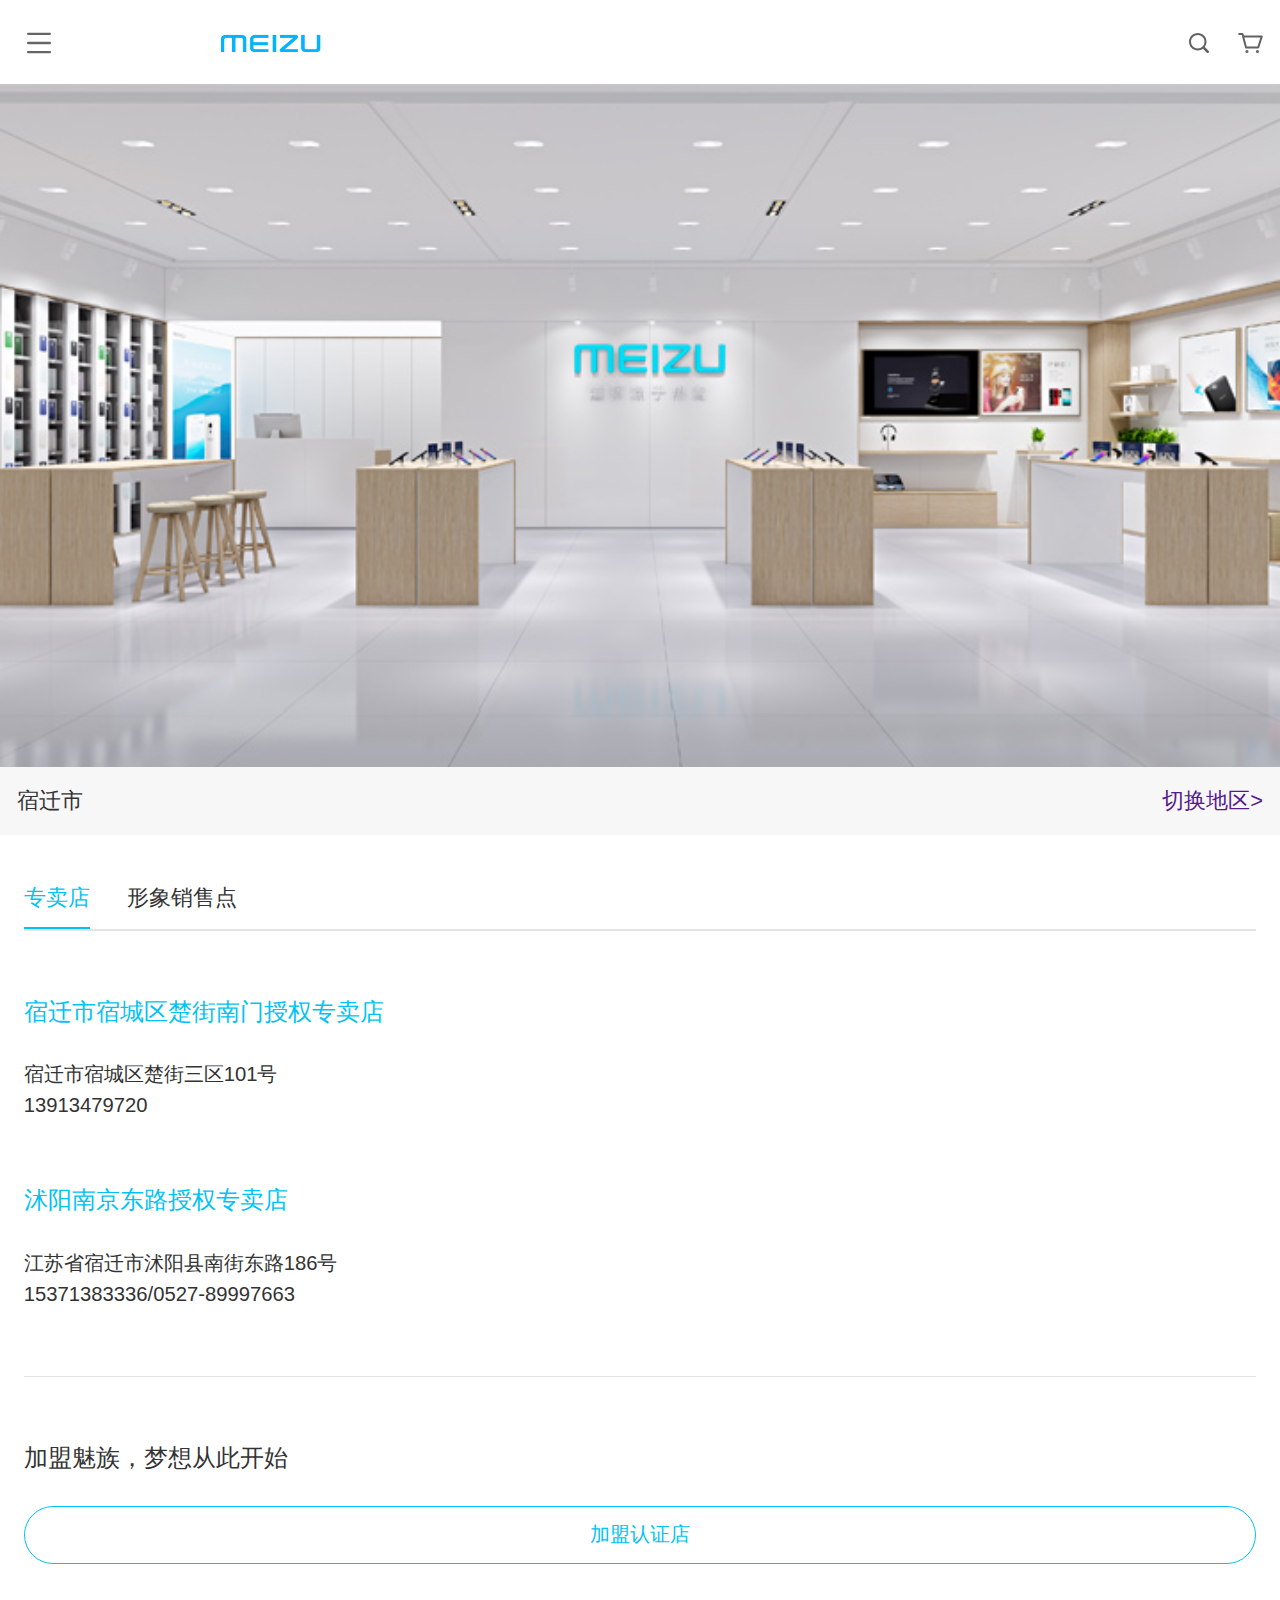
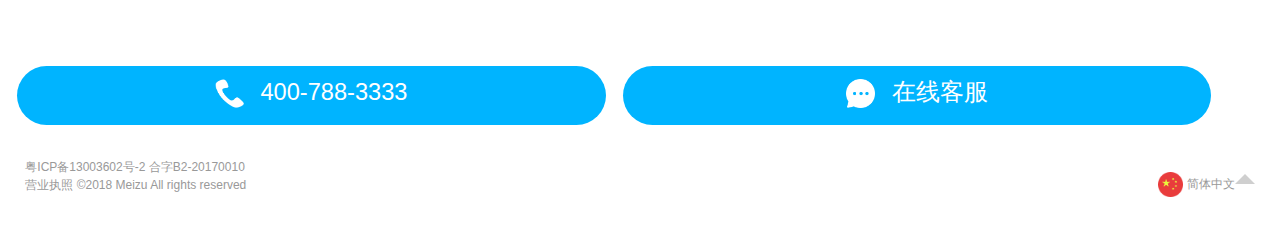
<file: retail.html>
<!DOCTYPE html>
<html lang="en">
  <head>
    <meta charset="UTF-8" />
    <meta name="viewport" content="width=device-width, initial-scale=1.0" />
    <meta http-equiv="X-UA-Compatible" content="ie=edge" />
    <title>服务中心 - 魅族官网</title>
    <link rel="shortcut icon" href="favicon.ico" type="image/x-icon" />
    <link rel="stylesheet" href="./lib/normalize.css" />
    <link rel="stylesheet" href="./css/retail.css" />
    <script src="./js/flexible.debug.js"></script>
    <script src="./js/flexible_css.debug.js"></script>
  </head>
  <body>
    <!-- 导航栏 -->
    <nav>
      <a href="" class="search">
        <img src="./img/icon-menu_aa8994b.svg" alt="" />
      </a>
      <div>
        <a href="" class="logo">
          <img src=".//img/logo.png" alt="" />
        </a>
      </div>
      <div class="nav-right">
        <a href="">
          <img src=".//img/icon-search.svg" alt="" />
        </a>
        <a href="" class="nav-menu">
          <img src="./img/icon-shop.svg" alt="" />
        </a>
      </div>
    </nav>

    <!-- 广告图片 -->
    <div class="ad">
      <img src="./upload/lunbotu07.jpg" alt="" />
    </div>
    <!-- 地址 -->
    <div class="site">
      <div class="site-title">
        <span>宿迁市</span>
        <a href="">切换地区&gt;</a>
      </div>
      <div class="site-content">
       <div class="site-content-type">
           <span>专卖店</span>
           <span>形象销售点</span>
          
       </div>
       <div class="site-tetx">
        <h3>宿迁市宿城区楚街南门授权专卖店</h3>
        <p>宿迁市宿城区楚街三区101号</p>
        <p>13913479720</p>
       </div>
    <div class="site-tetx">
        <h3>沭阳南京东路授权专卖店</h3>
        <p>江苏省宿迁市沭阳县南街东路186号</p>
        <p>15371383336/0527-89997663</p>
    </div>
       <!-- 加盟 -->
       <div class="participate">
           <h3>加盟魅族，梦想从此开始</h3>
           <div>
               加盟认证店
           </div>
       </div>
    </div>
    <!-- 客服 -->
    <div class="service">
      <a href="">
        <img src="./img/service01.png" alt="" />
        400-788-3333
      </a>
      <a href="">
        <img src="./img/service02.png" alt="" />
        在线客服
      </a>
    </div>
    <!-- 底部 -->
    <footer>
      <div class="footer-left">
        <a href="">粤ICP备13003602号-2</a>
        <a href="">合字B2-20170010</a> <br />
        <a href="">营业执照</a>
        ©2018 Meizu
        <a href="">All rights reserved</a>
      </div>
      <div class="footer-right">
        <img src="./img/footer.png" alt="" />
        简体中文
        <i></i>
      </div>
    </footer>
  </body>
</html>
</file>
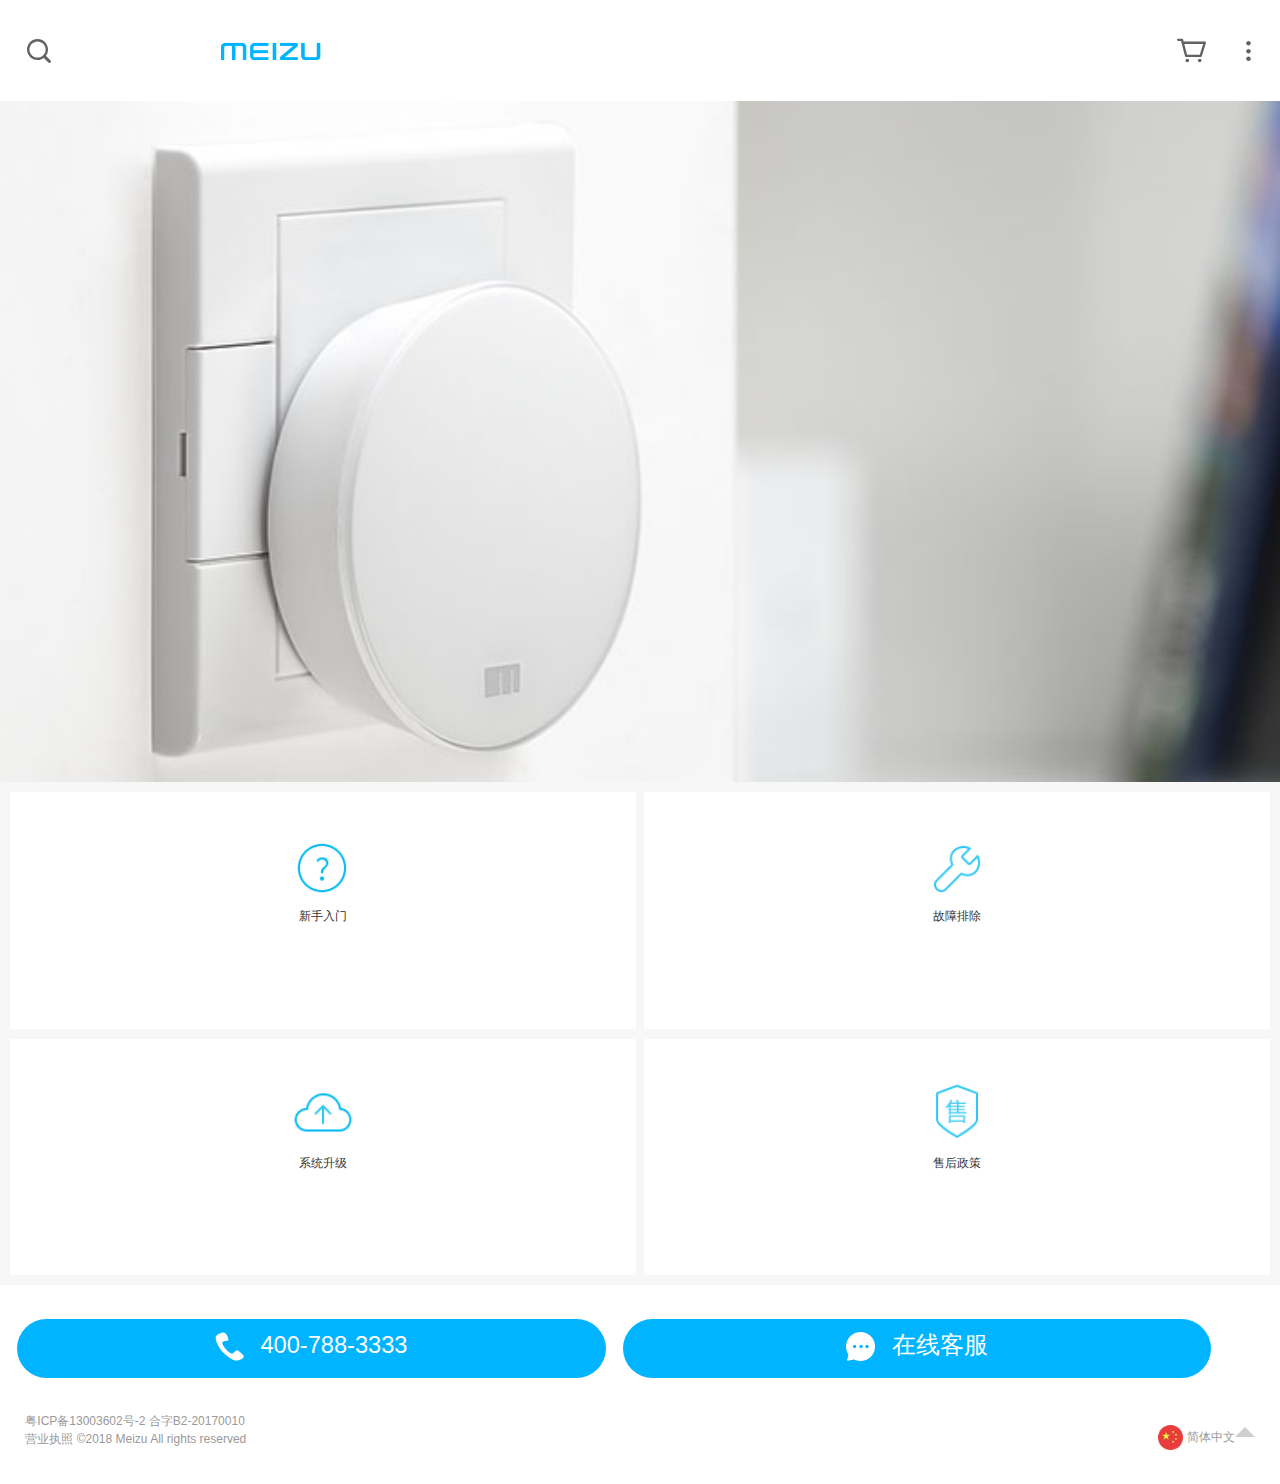
<file: smart.html>
<!DOCTYPE html>
<html lang="en">
  <head>
    <meta charset="UTF-8" />
    <meta name="viewport" content="width=device-width, initial-scale=1.0" />
    <meta http-equiv="X-UA-Compatible" content="ie=edge" />
    <title>魅族手机服务 - 魅族官网</title>
    <link rel="shortcut icon" href="favicon.ico" type="image/x-icon" />
    <link rel="stylesheet" href="./lib/normalize.css" />
    <link rel="stylesheet" href="./css/mobile.css" />
    <script src="./js/flexible_css.debug.js"></script>
    <script src="./js/flexible.debug.js"></script>
  </head>
  <body>
    <!-- 导航栏 -->
    <nav>
      <a href="" class="search">
        <img src=".//img/icon-search.svg" alt="" />
      </a>
      <div>
        <a href="" class="logo">
          <img src=".//img/logo.png" alt="" />
        </a>
      </div>
      <div class="nav-right">
        <a href="">
          <img src="./img/icon-shop.svg" alt="" />
        </a>
        <a href="" class="nav-menu">
          <img src="./img/icon-menu.svg" alt="" />
        </a>
      </div>
    </nav>
    <!-- 广告图片 -->
    <div class="ad">
      <img src="./upload/ad03.jpg" alt="" />
    </div>
    <!-- 功能 -->
    <div class="function">
      <a>
        <img src="./img/function01.png" alt="" />
        <p>新手入门</p>
      </a>
      <a>
        <img src="./img/function02.png" alt="" />
        <p>故障排除</p>
      </a>
    </div>
    <div class="function function-two">
      <a>
        <img src="./img/function03.png" alt="" />
        <p>系统升级</p>
      </a>
      <a>
        <img src="./img/function04.png" alt="" />
        <p>售后政策</p>
      </a>
    </div>
    <!-- 客服 -->
    <div class="service">
      <a href="">
        <img src="./img/service01.png" alt="" />
        400-788-3333
      </a>
      <a href="">
        <img src="./img/service02.png" alt="" />
        在线客服
      </a>
    </div>
    <!-- 底部 -->
    <footer>
      <div class="footer-left">
        <a href="">粤ICP备13003602号-2</a>
        <a href="">合字B2-20170010</a> <br />
        <a href="">营业执照</a>
        ©2018 Meizu
        <a href="">All rights reserved</a>
      </div>
      <div class="footer-right">
        <img src="./img/footer.png" alt="" />
        简体中文
        <i></i>
      </div>
    </footer>
  </body>
</html>
</file>
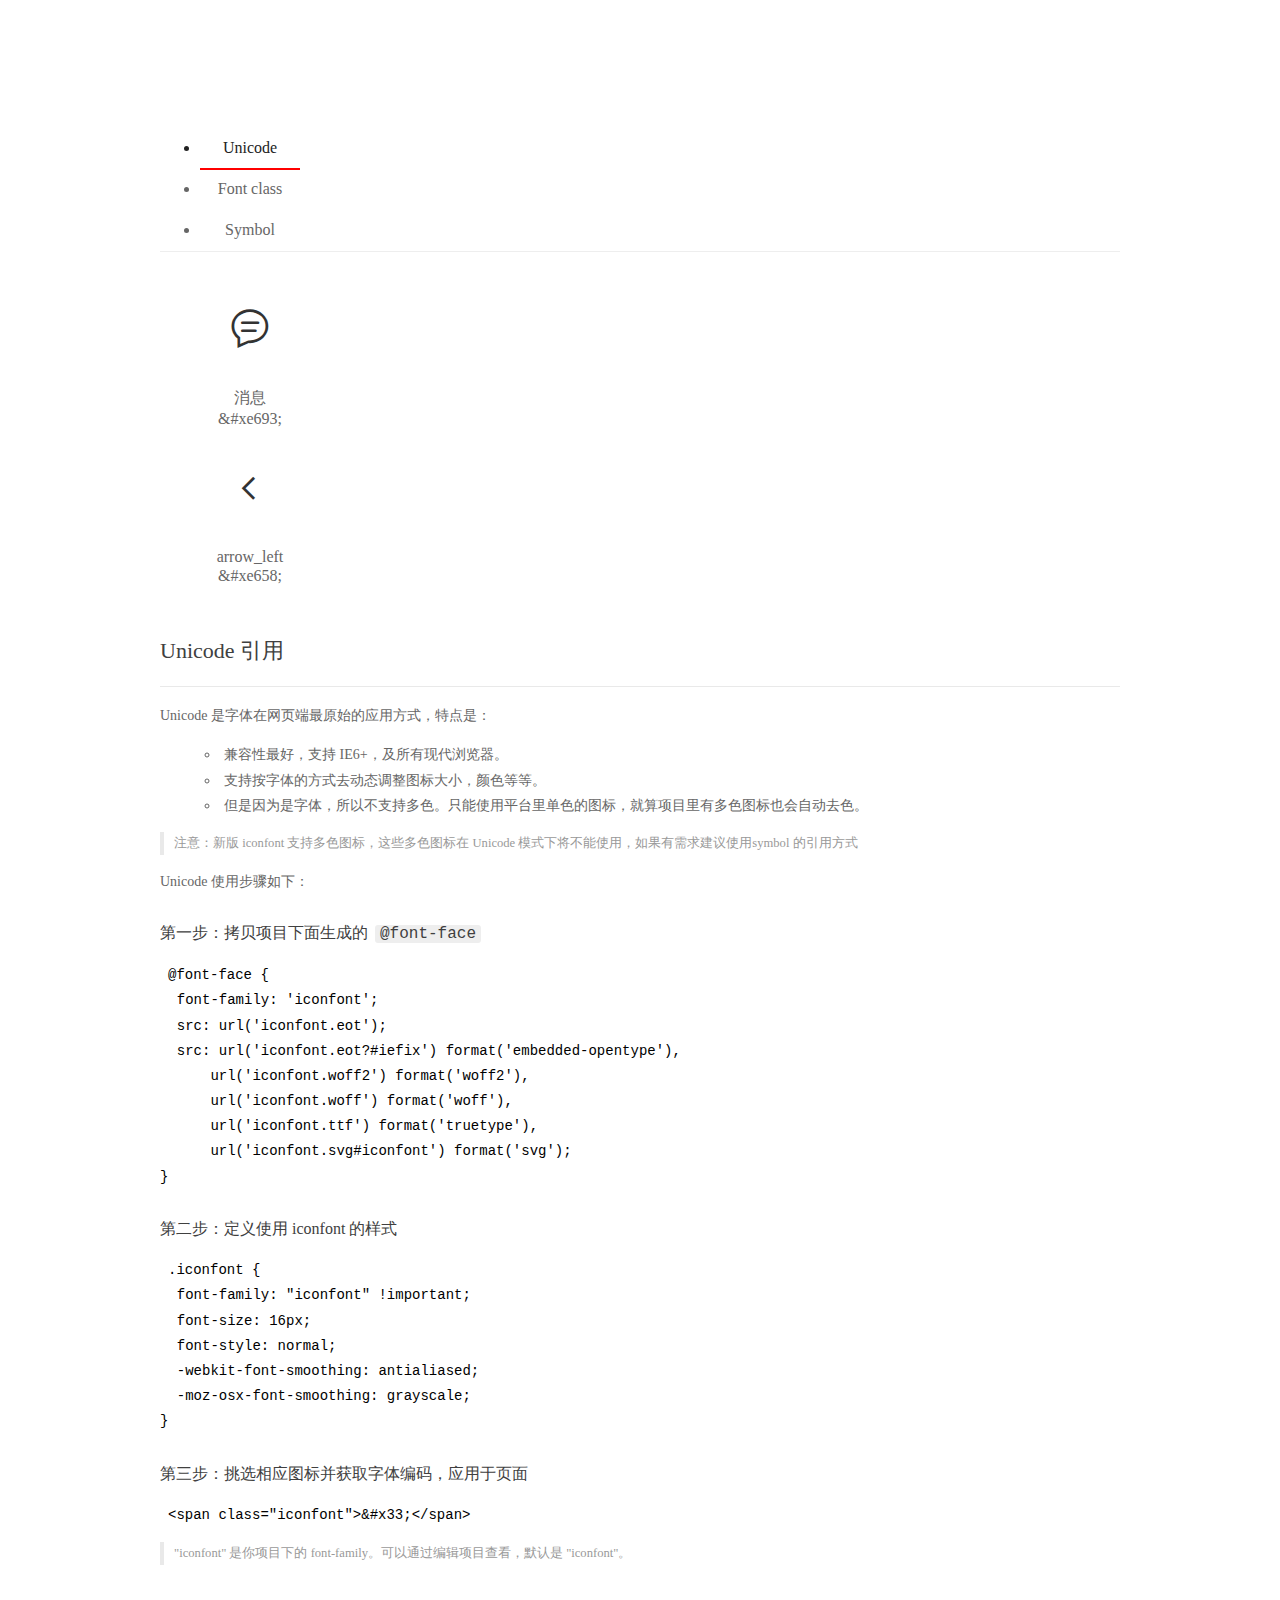
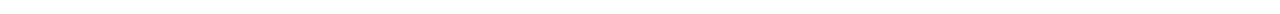
<file: fonts/demo_index.html>
<!DOCTYPE html>
<html>
<head>
  <meta charset="utf-8"/>
  <title>IconFont Demo</title>
  <link rel="shortcut icon" href="https://gtms04.alicdn.com/tps/i4/TB1_oz6GVXXXXaFXpXXJDFnIXXX-64-64.ico" type="image/x-icon"/>
  <link rel="stylesheet" href="https://g.alicdn.com/thx/cube/1.3.2/cube.min.css">
  <link rel="stylesheet" href="demo.css">
  <link rel="stylesheet" href="iconfont.css">
  <script src="iconfont.js"></script>
  <!-- jQuery -->
  <script src="https://a1.alicdn.com/oss/uploads/2018/12/26/7bfddb60-08e8-11e9-9b04-53e73bb6408b.js"></script>
  <!-- 代码高亮 -->
  <script src="https://a1.alicdn.com/oss/uploads/2018/12/26/a3f714d0-08e6-11e9-8a15-ebf944d7534c.js"></script>
</head>
<body>
  <div class="main">
    <h1 class="logo"><a href="https://www.iconfont.cn/" title="iconfont 首页" target="_blank">&#xe86b;</a></h1>
    <div class="nav-tabs">
      <ul id="tabs" class="dib-box">
        <li class="dib active"><span>Unicode</span></li>
        <li class="dib"><span>Font class</span></li>
        <li class="dib"><span>Symbol</span></li>
      </ul>
      
    </div>
    <div class="tab-container">
      <div class="content unicode" style="display: block;">
          <ul class="icon_lists dib-box">
          
            <li class="dib">
              <span class="icon iconfont">&#xe693;</span>
                <div class="name">消息</div>
                <div class="code-name">&amp;#xe693;</div>
              </li>
          
            <li class="dib">
              <span class="icon iconfont">&#xe658;</span>
                <div class="name">arrow_left</div>
                <div class="code-name">&amp;#xe658;</div>
              </li>
          
          </ul>
          <div class="article markdown">
          <h2 id="unicode-">Unicode 引用</h2>
          <hr>

          <p>Unicode 是字体在网页端最原始的应用方式，特点是：</p>
          <ul>
            <li>兼容性最好，支持 IE6+，及所有现代浏览器。</li>
            <li>支持按字体的方式去动态调整图标大小，颜色等等。</li>
            <li>但是因为是字体，所以不支持多色。只能使用平台里单色的图标，就算项目里有多色图标也会自动去色。</li>
          </ul>
          <blockquote>
            <p>注意：新版 iconfont 支持多色图标，这些多色图标在 Unicode 模式下将不能使用，如果有需求建议使用symbol 的引用方式</p>
          </blockquote>
          <p>Unicode 使用步骤如下：</p>
          <h3 id="-font-face">第一步：拷贝项目下面生成的 <code>@font-face</code></h3>
<pre><code class="language-css"
>@font-face {
  font-family: 'iconfont';
  src: url('iconfont.eot');
  src: url('iconfont.eot?#iefix') format('embedded-opentype'),
      url('iconfont.woff2') format('woff2'),
      url('iconfont.woff') format('woff'),
      url('iconfont.ttf') format('truetype'),
      url('iconfont.svg#iconfont') format('svg');
}
</code></pre>
          <h3 id="-iconfont-">第二步：定义使用 iconfont 的样式</h3>
<pre><code class="language-css"
>.iconfont {
  font-family: "iconfont" !important;
  font-size: 16px;
  font-style: normal;
  -webkit-font-smoothing: antialiased;
  -moz-osx-font-smoothing: grayscale;
}
</code></pre>
          <h3 id="-">第三步：挑选相应图标并获取字体编码，应用于页面</h3>
<pre>
<code class="language-html"
>&lt;span class="iconfont"&gt;&amp;#x33;&lt;/span&gt;
</code></pre>
          <blockquote>
            <p>"iconfont" 是你项目下的 font-family。可以通过编辑项目查看，默认是 "iconfont"。</p>
          </blockquote>
          </div>
      </div>
      <div class="content font-class">
        <ul class="icon_lists dib-box">
          
          <li class="dib">
            <span class="icon iconfont icon-xiaoxi"></span>
            <div class="name">
              消息
            </div>
            <div class="code-name">.icon-xiaoxi
            </div>
          </li>
          
          <li class="dib">
            <span class="icon iconfont icon-icon-test"></span>
            <div class="name">
              arrow_left
            </div>
            <div class="code-name">.icon-icon-test
            </div>
          </li>
          
        </ul>
        <div class="article markdown">
        <h2 id="font-class-">font-class 引用</h2>
        <hr>

        <p>font-class 是 Unicode 使用方式的一种变种，主要是解决 Unicode 书写不直观，语意不明确的问题。</p>
        <p>与 Unicode 使用方式相比，具有如下特点：</p>
        <ul>
          <li>兼容性良好，支持 IE8+，及所有现代浏览器。</li>
          <li>相比于 Unicode 语意明确，书写更直观。可以很容易分辨这个 icon 是什么。</li>
          <li>因为使用 class 来定义图标，所以当要替换图标时，只需要修改 class 里面的 Unicode 引用。</li>
          <li>不过因为本质上还是使用的字体，所以多色图标还是不支持的。</li>
        </ul>
        <p>使用步骤如下：</p>
        <h3 id="-fontclass-">第一步：引入项目下面生成的 fontclass 代码：</h3>
<pre><code class="language-html">&lt;link rel="stylesheet" href="./iconfont.css"&gt;
</code></pre>
        <h3 id="-">第二步：挑选相应图标并获取类名，应用于页面：</h3>
<pre><code class="language-html">&lt;span class="iconfont icon-xxx"&gt;&lt;/span&gt;
</code></pre>
        <blockquote>
          <p>"
            iconfont" 是你项目下的 font-family。可以通过编辑项目查看，默认是 "iconfont"。</p>
        </blockquote>
      </div>
      </div>
      <div class="content symbol">
          <ul class="icon_lists dib-box">
          
            <li class="dib">
                <svg class="icon svg-icon" aria-hidden="true">
                  <use xlink:href="#icon-xiaoxi"></use>
                </svg>
                <div class="name">消息</div>
                <div class="code-name">#icon-xiaoxi</div>
            </li>
          
            <li class="dib">
                <svg class="icon svg-icon" aria-hidden="true">
                  <use xlink:href="#icon-icon-test"></use>
                </svg>
                <div class="name">arrow_left</div>
                <div class="code-name">#icon-icon-test</div>
            </li>
          
          </ul>
          <div class="article markdown">
          <h2 id="symbol-">Symbol 引用</h2>
          <hr>

          <p>这是一种全新的使用方式，应该说这才是未来的主流，也是平台目前推荐的用法。相关介绍可以参考这篇<a href="">文章</a>
            这种用法其实是做了一个 SVG 的集合，与另外两种相比具有如下特点：</p>
          <ul>
            <li>支持多色图标了，不再受单色限制。</li>
            <li>通过一些技巧，支持像字体那样，通过 <code>font-size</code>, <code>color</code> 来调整样式。</li>
            <li>兼容性较差，支持 IE9+，及现代浏览器。</li>
            <li>浏览器渲染 SVG 的性能一般，还不如 png。</li>
          </ul>
          <p>使用步骤如下：</p>
          <h3 id="-symbol-">第一步：引入项目下面生成的 symbol 代码：</h3>
<pre><code class="language-html">&lt;script src="./iconfont.js"&gt;&lt;/script&gt;
</code></pre>
          <h3 id="-css-">第二步：加入通用 CSS 代码（引入一次就行）：</h3>
<pre><code class="language-html">&lt;style&gt;
.icon {
  width: 1em;
  height: 1em;
  vertical-align: -0.15em;
  fill: currentColor;
  overflow: hidden;
}
&lt;/style&gt;
</code></pre>
          <h3 id="-">第三步：挑选相应图标并获取类名，应用于页面：</h3>
<pre><code class="language-html">&lt;svg class="icon" aria-hidden="true"&gt;
  &lt;use xlink:href="#icon-xxx"&gt;&lt;/use&gt;
&lt;/svg&gt;
</code></pre>
          </div>
      </div>

    </div>
  </div>
  <script>
  $(document).ready(function () {
      $('.tab-container .content:first').show()

      $('#tabs li').click(function (e) {
        var tabContent = $('.tab-container .content')
        var index = $(this).index()

        if ($(this).hasClass('active')) {
          return
        } else {
          $('#tabs li').removeClass('active')
          $(this).addClass('active')

          tabContent.hide().eq(index).fadeIn()
        }
      })
    })
  </script>
</body>
</html>
</file>
<file: css/experience.css>
/* 导航栏 */
/* body {
  height: 100%;
} */
body nav {
  width: 100%;
  height: calc(100rem / 64);
  line-height: calc(100rem / 64);
  padding: 0 calc(32rem / 64);
  padding-right: calc(20rem / 64);
  box-sizing: border-box;
  /* overflow: hidden; */
}
nav .search {
  float: left;
}
nav .search img {
  width: calc(28rem / 64);
  height: calc(28rem / 64);
}
.nav-right {
  float: right;
}
.nav-right img {
  width: calc(24rem / 64);
  height: calc(24rem / 64);
}
nav .logo {
  float: left;
  margin-left: calc(200rem / 64);
}
nav .logo img {
  width: calc(120rem / 64);
  height: calc(22rem / 64);
}
.nav-right .nav-menu {
  margin-left: calc(30rem / 64);
  overflow: hidden;
}
.nav-menu img {
  height: calc(24rem / 64);
  width: calc(30rem / 64);
}
/* 标题 */
.title {
  height: calc(80rem / 64);
  border-top: 1px solid #f7f7f7;
  border-bottom: 1px solid #f7f7f7;
  font-size: calc(26rem / 64);
  line-height: calc(80rem / 64);
  padding-left: calc(20rem / 64);
}
.title span:first-child {
  color: #3db1fa;
}
.title img {
  width: calc(12rem / 64);
  margin: 0 calc(10rem / 64);
}
/* 广告 */
.ad {
  width: 100%;
}
.ad img {
  width: 100%;
}
.site {
  width: 100%;
}
.site-title {
  width: 100%;
  background-color: #f7f7f7;
  height: calc(80rem / 64);
  font-size: calc(26rem / 64);
  padding: 0 calc(20rem / 64);
  box-sizing: border-box;
  line-height: calc(80rem / 64);
}
.site-title span {
  float: left;
}
.site-title a {
  float: right;
}
.site-content {
  padding: 0 calc(30rem / 64);
  overflow: hidden;
}
.site-content h2 {
  font-size: calc(32rem / 64);
  margin-top: calc(40rem / 64);
  margin-bottom: calc(36rem / 64);
}
.site-content a {
  display: flex;
  overflow: hidden;
  margin-bottom: calc(20rem / 64);
}
.site-content i {
  width: calc(40rem / 64);
  height: calc(38rem / 64);
  background-image: url(../img/site.png);
  background-repeat: no-repeat;
  float: left;
  margin-right: calc(16rem / 64);
}
.site-content .two {
  background-position: -21px 0px;
}
.site-content .there {
  background-position: -50px 0px;
}
.site-content span {
  color: #24bced;
  font-size: calc(28rem / 64);
  float: left;
  flex: 1;
  line-height: 1.5;
}
.site-content .one {
  color: #666666;
}
.blank {
  width: 100%;
  height: calc(60rem / 64);
  background-color: #f7f7f7;
  margin-top: calc(40rem / 64);
}
/* 客服 */
.service {
  width: 100%;
  padding: calc(40rem / 64) 0;
  overflow: hidden;
  box-sizing: border-box;
  background-color: #fff;
}
.service a {
  float: left;
  height: calc(70rem / 64);
  width: 46%;
  margin-left: calc(20rem / 64);
  background-color: #00b4ff;
  line-height: calc(62rem / 64);
  text-align: center;
  color: #fff;
  font-size: calc(28rem / 64);
  border-radius: calc(40rem / 64);
}
.service img {
  width: calc(34rem / 64);
  height: calc(34rem / 64);
  margin-right: calc(12rem / 64);
}
body footer {
  background-color: #fff;
  overflow: hidden;
  padding: 0 calc(30rem / 64);
  color: #999;
  padding-bottom: calc(40rem / 64);
}
footer a {
  color: #999;
  line-height: 1.5;
}
.footer-left {
  float: left;
  width: calc(405rem / 64);
}
.footer-right {
  float: right;
  margin-top: calc(16rem / 64);
}
.footer-right img {
  width: calc(30rem / 64);
  height: calc(30rem / 64);
  vertical-align: middle;
}
.footer-right i {
  width: 0;
  height: 0;
  border-width: calc(12rem / 64);
  border-style: solid;
  border-right-color: transparent;
  border-top-color: transparent;
  border-left-color: transparent;
  border-bottom-color: #cfcfcf;
  position: relative;
  top: calc(-20rem / 64);
}
</file>
<file: css/mobile.css>
/* 导航栏 */
/* body {
  height: 100%;
} */
body nav {
  width: 100%;
  height: calc(120rem / 64);
  line-height: calc(120rem / 64);
  padding: 0 calc(32rem / 64);
  padding-right: calc(20rem / 64);
  box-sizing: border-box;
  /* overflow: hidden; */
}
nav .search {
  float: left;
}
nav .search img {
  width: calc(28rem / 64);
  height: calc(28rem / 64);
}
.nav-right {
  float: right;
}
.nav-right img {
  width: calc(34rem / 64);
  height: calc(34rem / 64);
}
nav .logo {
  float: left;
  margin-left: calc(200rem / 64);
}
nav .logo img {
  width: calc(120rem / 64);
  height: calc(22rem / 64);
}
.nav-menu {
  margin-left: calc(30rem / 64);
  overflow: hidden;
}
.nav-menu img {
  height: calc(24rem / 64);
}
/* 图片 */
.ad {
  width: 100%;
}
.ad img {
  width: 100%;
}
/* 功能 */
.function {
  width: 100%;
  display: flex;
  background-color: #f7f7f7;
  box-sizing: border-box;
  padding: calc(12rem / 64);
  flex-wrap: wrap;
}
.function-two {
  padding-top: 0;
}
.function a {
  float: left;
  flex: 1;
  background-color: #fff;
  height: calc(280rem / 64);
  text-align: center;
  flex-wrap: wrap;
  padding-top: calc(40rem / 64);
  box-sizing: border-box;
}
.function img {
  width: calc(100rem / 64);
  height: calc(100rem / 64);
}
.function a:first-child {
  margin-right: calc(10rem / 64);
}
/* 客服 */
.service {
  width: 100%;
  padding: calc(40rem / 64) 0;
  overflow: hidden;
  box-sizing: border-box;
  background-color: #fff;
}
.service a {
  float: left;
  height: calc(70rem / 64);
  width: 46%;
  margin-left: calc(20rem / 64);
  background-color: #00b4ff;
  line-height: calc(62rem / 64);
  text-align: center;
  color: #fff;
  font-size: calc(28rem / 64);
  border-radius: calc(40rem / 64);
}
.service img {
  width: calc(34rem / 64);
  height: calc(34rem / 64);
  margin-right: calc(12rem / 64);
}
body footer {
  background-color: #fff;
  overflow: hidden;
  padding: 0 calc(30rem / 64);
  color: #999;
  padding-bottom: calc(40rem / 64);
}
footer a {
  color: #999;
  line-height: 1.5;
}
.footer-left {
  float: left;
  width: calc(405rem / 64);
}
.footer-right {
  float: right;
  margin-top: calc(16rem / 64);
}
.footer-right img {
  width: calc(30rem / 64);
  height: calc(30rem / 64);
  vertical-align: middle;
}
.footer-right i {
  width: 0;
  height: 0;
  border-width: calc(12rem / 64);
  border-style: solid;
  border-right-color: transparent;
  border-top-color: transparent;
  border-left-color: transparent;
  border-bottom-color: #cfcfcf;
  position: relative;
  top: calc(-20rem / 64);
}
</file>
<file: fonts/iconfont.css>
@font-face {
  font-family: "iconfont";
  src: url("../fonts/iconfont.eot?t=1578038597955"); /* IE9 */
  src: url("../fonts/iconfont.eot?t=1578038597955#iefix")
      format("embedded-opentype"),
    /* IE6-IE8 */
      url("[data-uri]")
      format("woff2"),
    url("../fonts/iconfont.woff?t=1578038597955") format("woff"),
    url("../fonts/iconfont.ttf?t=1578038597955") format("truetype"),
    /* chrome, firefox, opera, Safari, Android, iOS 4.2+ */
      url("../fonts/iconfont.svg?t=1578038597955#iconfont") format("svg"); /* iOS 4.1- */
}

.iconfont {
  font-family: "iconfont" !important;
  font-size: 16px;
  font-style: normal;
  -webkit-font-smoothing: antialiased;
  -moz-osx-font-smoothing: grayscale;
}

.icon-xiaoxi:before {
  content: "\e693";
}

.icon-icon-test:before {
  content: "\e658";
}
</file>
<file: css/personage.css>
body {
  background-color: #eeeeee;
  width: 100%;
}
body footer {
  width: 100%;
  overflow: hidden;
  color: #fff;
  background-image: url(../img/chanpin06.jpg);
  background-size: 100%;
  height: calc(246rem / 64);
  padding: 0 calc(16rem / 64);
  padding-top: calc(20rem / 64);
  box-sizing: border-box;
  text-align: center;
}
footer img {
  width: calc(140rem / 64);
}
footer a {
  margin-top: calc(10rem / 64);
  display: inline-block;
  border: 3px solid #fff;
  border-radius: 50%;
}
footer p {
  font-size: calc(26rem / 64);
  margin-top: calc(20rem / 64);
}
.left {
  float: left;
  font-size: calc(50rem / 64);
}
.right {
  float: right;
  font-size: calc(38rem / 64);
}
.indent {
  width: 100%;
  background-color: #fff;
  margin-top: calc(10rem / 64);
}
.indent-title {
  padding: calc(20rem / 64) calc(20rem / 64);
  font-size: calc(26rem / 64);
  box-sizing: border-box;
}
.indent-title {
  border-bottom: 1px solid #f3f3f3;
}
.indent-title span:last-child {
  float: right;
  font-size: calc(22rem / 64);
  color: #999999;
}
.indent-title img {
  width: calc(14rem / 64);
}
.indent-content {
  width: 100%;
  overflow: hidden;
}
.indent-content div {
  position: relative;
  float: left;
  width: 25%;
  text-align: center;
  margin-top: calc(20rem / 64);
  margin-bottom: calc(16rem / 64);
  color: #666666;
  font-size: calc(22rem / 64);
}
.indent-content div img {
  margin-bottom: calc(16rem / 64);
  width: calc(40rem / 64);
}
.indent-content div::before {
  content: "";
  position: absolute;
  top: calc(16rem / 64);
  right: 0;
  height: calc(50rem / 64);
  border-right: 1px solid #dddddd;
}
.indent-content div:last-child::before {
  border: 0;
}
.function {
  margin: calc(20rem / 64) 0;
  width: 100%;
  background-color: #fff;
  overflow: hidden;
}
.function a {
  float: left;
  text-align: center;
  width: 25%;
  margin-top: calc(20rem / 64);
  margin-bottom: calc(20rem / 64);
}
.function img {
  width: calc(50rem / 64);
  margin-bottom: calc(10rem / 64);
}
nav {
  background-color: #fff;
  width: 100%;
}
nav div {
  width: 100%;
  padding: calc(30rem / 64);
  box-sizing: border-box;
  border-bottom: 1px solid #f3f3f3;
  overflow: hidden;
}
nav div span {
  float: left;
  font-size: calc(28rem / 64);
}
nav div img {
  float: right;
}
</file>
<file: css/products.css>
/* 导航栏 */

body {
  background-color: #f0f0f0;
}
body nav {
  width: 100%;
  height: calc(100rem / 64);
  line-height: calc(100rem / 64);
  padding: 0 calc(32rem / 64);
  padding-right: calc(20rem / 64);
  box-sizing: border-box;
  background-color: #fff;
  /* overflow: hidden; */
}
nav .search {
  float: left;
}
nav .search img {
  width: calc(28rem / 64);
  height: calc(28rem / 64);
}
.nav-right {
  float: right;
}
.nav-right img {
  width: calc(34rem / 64);
  height: calc(34rem / 64);
}
nav .logo {
  float: left;
  margin-left: calc(200rem / 64);
}
nav .logo img {
  width: calc(120rem / 64);
  height: calc(22rem / 64);
}
.nav-menu {
  margin-left: calc(30rem / 64);
  overflow: hidden;
}
.nav-menu img {
  height: calc(24rem / 64);
}
.ad {
  width: 100%;
}
.ad img {
  width: 100%;
}
/* 产品 */
.phone {
  width: 100%;
  text-align: center;
  background-color: #fff;
  padding-bottom: calc(40rem / 64);
  margin-bottom: calc(20rem / 64);
}
.phone > img {
  width: calc(180rem / 64);
  margin-top: calc(60rem / 64);
  margin-bottom: calc(20rem / 64);
}
.one > img {
  width: calc(80rem / 64);
}
.two > img {
  width: calc(200rem / 64);
}
.there > img {
  width: calc(140rem / 64);
}
.phone p {
  font-size: calc(24rem / 64);
  color: #999999;
  margin-bottom: calc(30rem / 64);
}
.phone span {
  font-size: calc(24rem / 64);
}
.phone a {
  display: block;
  margin-top: calc(30rem / 64);
}
.phone a > img {
  width: calc(260rem / 64);
}

.rest {
  width: 100%;
  overflow: hidden;
}
.rest div {
  width: 50%;
  float: left;
  box-sizing: border-box;
  background-color: #fff;
  text-align: center;
  border-bottom: 2px solid #e2e2e2;
  padding-bottom: calc(20rem / 64);
}
.rest div:nth-child(1) {
  border-right: 1px solid #e2e2e2;
}
.rest div:nth-child(2) {
  border-left: 1px solid #e2e2e2;
}
.rest img {
  width: 100%;
}
/* 客服 */
.service {
  width: 100%;
  padding: calc(40rem / 64) 0;
  overflow: hidden;
  box-sizing: border-box;
  background-color: #fff;
  margin-top: calc(10rem / 64);
}
.service a {
  float: left;
  height: calc(70rem / 64);
  width: 46%;
  margin-left: calc(20rem / 64);
  background-color: #00b4ff;
  line-height: calc(62rem / 64);
  text-align: center;
  color: #fff;
  font-size: calc(26rem / 64);
  border-radius: calc(40rem / 64);
}
.service img {
  width: calc(34rem / 64);
  height: calc(34rem / 64);
  margin-right: calc(12rem / 64);
}
body footer {
  background-color: #fff;
  overflow: hidden;
  padding: 0 calc(30rem / 64);
  color: #999;
  padding-bottom: calc(40rem / 64);
}
footer a {
  color: #999;
  line-height: 1.5;
}
.footer-left {
  float: left;
  width: calc(405rem / 64);
}
.footer-right {
  float: right;
  margin-top: calc(16rem / 64);
}
.footer-right img {
  width: calc(30rem / 64);
  height: calc(30rem / 64);
  vertical-align: middle;
}
.footer-right i {
  width: 0;
  height: 0;
  border-width: calc(12rem / 64);
  border-style: solid;
  border-right-color: transparent;
  border-top-color: transparent;
  border-left-color: transparent;
  border-bottom-color: #cfcfcf;
  position: relative;
  top: calc(-20rem / 64);
}
</file>
<file: css/register.css>
/* 导航栏 */
html {
  height: 100%;
}
body {
  height: 100%;
  background-color: #f7f7f7;
}
body nav {
  width: 100%;
  height: calc(100rem / 64);
  line-height: calc(100rem / 64);
  padding: 0 calc(32rem / 64);
  padding-right: calc(20rem / 64);
  box-sizing: border-box;
  background-color: #fff;
  /* overflow: hidden; */
}
nav .search {
  float: left;
}
nav .search img {
  width: calc(28rem / 64);
  height: calc(28rem / 64);
}
.nav-right {
  float: right;
}
.nav-right img {
  width: calc(34rem / 64);
  height: calc(34rem / 64);
}
nav .logo {
  float: left;
  margin-left: calc(200rem / 64);
}
nav .logo img {
  width: calc(120rem / 64);
  height: calc(22rem / 64);
}
.nav-menu {
  margin-left: calc(30rem / 64);
  overflow: hidden;
}
.nav-menu img {
  height: calc(24rem / 64);
}
.content {
  width: 100%;
  background-color: #fff;
}
.content-register {
  width: 100%;
  text-align: center;
  border-top: 1px solid #ececec;
  border-bottom: 1px solid #ececec;
  padding: calc(160rem / 64) 0;
}
.content-register p {
  color: #34b0fd;
  font-size: calc(24rem / 64);
}
.content-register a {
  display: inline-block;
  color: #34b0fd;
  border: 1px solid #34b0fd;
  padding: calc(20rem / 64) calc(160rem / 64);
  border-radius: 50px;
  margin-top: calc(60rem / 64);
}
.content-tetx {
  color: #b2b2b2;
  font-size: calc(24rem / 64);
  padding: calc(40rem / 64) calc(20rem / 64);
  line-height: 1.5;
}
.blank {
  width: 100%;
  height: calc(40rem / 64);
  background-color: #f7f7f7;
}
/* 客服 */
.service {
  width: 100%;
  padding: calc(40rem / 64) 0;
  overflow: hidden;
  box-sizing: border-box;
  background-color: #fff;
}
.service a {
  float: left;
  height: calc(70rem / 64);
  width: 46%;
  margin-left: calc(20rem / 64);
  background-color: #00b4ff;
  line-height: calc(62rem / 64);
  text-align: center;
  color: #fff;
  font-size: calc(26rem / 64);
  border-radius: calc(40rem / 64);
}
.service img {
  width: calc(34rem / 64);
  height: calc(34rem / 64);
  margin-right: calc(12rem / 64);
}
body footer {
  background-color: #fff;
  overflow: hidden;
  padding: 0 calc(30rem / 64);
  color: #999;
  padding-bottom: calc(40rem / 64);
}
footer a {
  color: #999;
  line-height: 1.5;
}
.footer-left {
  float: left;
  width: calc(405rem / 64);
}
.footer-right {
  float: right;
  margin-top: calc(16rem / 64);
}
.footer-right img {
  width: calc(30rem / 64);
  height: calc(30rem / 64);
  vertical-align: middle;
}
.footer-right i {
  width: 0;
  height: 0;
  border-width: calc(12rem / 64);
  border-style: solid;
  border-right-color: transparent;
  border-top-color: transparent;
  border-left-color: transparent;
  border-bottom-color: #cfcfcf;
  position: relative;
  top: calc(-20rem / 64);
}
</file>
<file: css/retail.css>
/* 导航栏 */
/* body {
  height: 100%;
} */
body nav {
  width: 100%;
  height: calc(100rem / 64);
  line-height: calc(100rem / 64);
  padding: 0 calc(32rem / 64);
  padding-right: calc(20rem / 64);
  box-sizing: border-box;
  /* overflow: hidden; */
}
nav .search {
  float: left;
}
nav .search img {
  width: calc(28rem / 64);
  height: calc(28rem / 64);
}
.nav-right {
  float: right;
}
.nav-right img {
  width: calc(24rem / 64);
  height: calc(24rem / 64);
}
nav .logo {
  float: left;
  margin-left: calc(200rem / 64);
}
nav .logo img {
  width: calc(120rem / 64);
  height: calc(22rem / 64);
}
.nav-right .nav-menu {
  margin-left: calc(30rem / 64);
  overflow: hidden;
}
.nav-menu img {
  height: calc(24rem / 64);
  width: calc(30rem / 64);
}
/* 广告 */
.ad {
  width: 100%;
}
.ad img {
  width: 100%;
}
.site {
  width: 100%;
}
.site-title {
  width: 100%;
  background-color: #f7f7f7;
  height: calc(80rem / 64);
  font-size: calc(26rem / 64);
  padding: 0 calc(20rem / 64);
  box-sizing: border-box;
  line-height: calc(80rem / 64);
}
.site-title span {
  float: left;
}
.site-title a {
  float: right;
}
.site-content {
  width: 100%;
  padding: 0 calc(28rem / 64);
  box-sizing: border-box;
}
.site-content-type {
  padding-top: calc(40rem / 64);
  width: 100%;
  border-bottom: 2px solid #e4e4e4;
  box-sizing: border-box;
}
.site-content-type span {
  display: inline-block;
  padding: calc(20rem / 64) 0;
  font-size: calc(26rem / 64);
}
.site-content-type span:first-child {
  margin-right: calc(40rem / 64);
  border-bottom: 2px solid #00c3f5;
  color: #00c3f5;
}
.site-tetx h3 {
  font-size: calc(28rem / 64);
  color: #00c3f5;
  margin-top: calc(80rem / 64);
  margin-bottom: calc(40rem / 64);
}
.site-tetx p {
  color: #333333;
  font-size: calc(24rem / 64);
  line-height: 1.5;
}
.participate {
  margin-top: calc(80rem / 64);
  padding-top: calc(80rem / 64);
  border-top: 1px solid #e4e4e4;
}
.participate h3 {
  font-size: calc(28rem / 64);
}
.participate div {
  width: 100%;
  border: 1px solid #00c3f5;
  color: #00c3f5;
  padding: calc(20rem / 64);
  font-size: calc(24rem / 64);
  text-align: center;
  box-sizing: border-box;
  border-radius: 50px;
  margin-top: calc(40rem / 64);
  margin-bottom: calc(80rem / 64);
}
/* 客服 */
.service {
  width: 100%;
  padding: calc(40rem / 64) 0;
  overflow: hidden;
  box-sizing: border-box;
  background-color: #fff;
}
.service a {
  float: left;
  height: calc(70rem / 64);
  width: 46%;
  margin-left: calc(20rem / 64);
  background-color: #00b4ff;
  line-height: calc(62rem / 64);
  text-align: center;
  color: #fff;
  font-size: calc(28rem / 64);
  border-radius: calc(40rem / 64);
}
.service img {
  width: calc(34rem / 64);
  height: calc(34rem / 64);
  margin-right: calc(12rem / 64);
}
body footer {
  background-color: #fff;
  overflow: hidden;
  padding: 0 calc(30rem / 64);
  color: #999;
  padding-bottom: calc(40rem / 64);
}
footer a {
  color: #999;
  line-height: 1.5;
}
.footer-left {
  float: left;
  width: calc(405rem / 64);
}
.footer-right {
  float: right;
  margin-top: calc(16rem / 64);
}
.footer-right img {
  width: calc(30rem / 64);
  height: calc(30rem / 64);
  vertical-align: middle;
}
.footer-right i {
  width: 0;
  height: 0;
  border-width: calc(12rem / 64);
  border-style: solid;
  border-right-color: transparent;
  border-top-color: transparent;
  border-left-color: transparent;
  border-bottom-color: #cfcfcf;
  position: relative;
  top: calc(-20rem / 64);
}
</file>
<file: fonts/demo.css>
/* Logo 字体 */
@font-face {
  font-family: "iconfont logo";
  src: url('https://at.alicdn.com/t/font_985780_km7mi63cihi.eot?t=1545807318834');
  src: url('https://at.alicdn.com/t/font_985780_km7mi63cihi.eot?t=1545807318834#iefix') format('embedded-opentype'),
    url('https://at.alicdn.com/t/font_985780_km7mi63cihi.woff?t=1545807318834') format('woff'),
    url('https://at.alicdn.com/t/font_985780_km7mi63cihi.ttf?t=1545807318834') format('truetype'),
    url('https://at.alicdn.com/t/font_985780_km7mi63cihi.svg?t=1545807318834#iconfont') format('svg');
}

.logo {
  font-family: "iconfont logo";
  font-size: 160px;
  font-style: normal;
  -webkit-font-smoothing: antialiased;
  -moz-osx-font-smoothing: grayscale;
}

/* tabs */
.nav-tabs {
  position: relative;
}

.nav-tabs .nav-more {
  position: absolute;
  right: 0;
  bottom: 0;
  height: 42px;
  line-height: 42px;
  color: #666;
}

#tabs {
  border-bottom: 1px solid #eee;
}

#tabs li {
  cursor: pointer;
  width: 100px;
  height: 40px;
  line-height: 40px;
  text-align: center;
  font-size: 16px;
  border-bottom: 2px solid transparent;
  position: relative;
  z-index: 1;
  margin-bottom: -1px;
  color: #666;
}


#tabs .active {
  border-bottom-color: #f00;
  color: #222;
}

.tab-container .content {
  display: none;
}

/* 页面布局 */
.main {
  padding: 30px 100px;
  width: 960px;
  margin: 0 auto;
}

.main .logo {
  color: #333;
  text-align: left;
  margin-bottom: 30px;
  line-height: 1;
  height: 110px;
  margin-top: -50px;
  overflow: hidden;
  *zoom: 1;
}

.main .logo a {
  font-size: 160px;
  color: #333;
}

.helps {
  margin-top: 40px;
}

.helps pre {
  padding: 20px;
  margin: 10px 0;
  border: solid 1px #e7e1cd;
  background-color: #fffdef;
  overflow: auto;
}

.icon_lists {
  width: 100% !important;
  overflow: hidden;
  *zoom: 1;
}

.icon_lists li {
  width: 100px;
  margin-bottom: 10px;
  margin-right: 20px;
  text-align: center;
  list-style: none !important;
  cursor: default;
}

.icon_lists li .code-name {
  line-height: 1.2;
}

.icon_lists .icon {
  display: block;
  height: 100px;
  line-height: 100px;
  font-size: 42px;
  margin: 10px auto;
  color: #333;
  -webkit-transition: font-size 0.25s linear, width 0.25s linear;
  -moz-transition: font-size 0.25s linear, width 0.25s linear;
  transition: font-size 0.25s linear, width 0.25s linear;
}

.icon_lists .icon:hover {
  font-size: 100px;
}

.icon_lists .svg-icon {
  /* 通过设置 font-size 来改变图标大小 */
  width: 1em;
  /* 图标和文字相邻时，垂直对齐 */
  vertical-align: -0.15em;
  /* 通过设置 color 来改变 SVG 的颜色/fill */
  fill: currentColor;
  /* path 和 stroke 溢出 viewBox 部分在 IE 下会显示
      normalize.css 中也包含这行 */
  overflow: hidden;
}

.icon_lists li .name,
.icon_lists li .code-name {
  color: #666;
}

/* markdown 样式 */
.markdown {
  color: #666;
  font-size: 14px;
  line-height: 1.8;
}

.highlight {
  line-height: 1.5;
}

.markdown img {
  vertical-align: middle;
  max-width: 100%;
}

.markdown h1 {
  color: #404040;
  font-weight: 500;
  line-height: 40px;
  margin-bottom: 24px;
}

.markdown h2,
.markdown h3,
.markdown h4,
.markdown h5,
.markdown h6 {
  color: #404040;
  margin: 1.6em 0 0.6em 0;
  font-weight: 500;
  clear: both;
}

.markdown h1 {
  font-size: 28px;
}

.markdown h2 {
  font-size: 22px;
}

.markdown h3 {
  font-size: 16px;
}

.markdown h4 {
  font-size: 14px;
}

.markdown h5 {
  font-size: 12px;
}

.markdown h6 {
  font-size: 12px;
}

.markdown hr {
  height: 1px;
  border: 0;
  background: #e9e9e9;
  margin: 16px 0;
  clear: both;
}

.markdown p {
  margin: 1em 0;
}

.markdown>p,
.markdown>blockquote,
.markdown>.highlight,
.markdown>ol,
.markdown>ul {
  width: 80%;
}

.markdown ul>li {
  list-style: circle;
}

.markdown>ul li,
.markdown blockquote ul>li {
  margin-left: 20px;
  padding-left: 4px;
}

.markdown>ul li p,
.markdown>ol li p {
  margin: 0.6em 0;
}

.markdown ol>li {
  list-style: decimal;
}

.markdown>ol li,
.markdown blockquote ol>li {
  margin-left: 20px;
  padding-left: 4px;
}

.markdown code {
  margin: 0 3px;
  padding: 0 5px;
  background: #eee;
  border-radius: 3px;
}

.markdown strong,
.markdown b {
  font-weight: 600;
}

.markdown>table {
  border-collapse: collapse;
  border-spacing: 0px;
  empty-cells: show;
  border: 1px solid #e9e9e9;
  width: 95%;
  margin-bottom: 24px;
}

.markdown>table th {
  white-space: nowrap;
  color: #333;
  font-weight: 600;
}

.markdown>table th,
.markdown>table td {
  border: 1px solid #e9e9e9;
  padding: 8px 16px;
  text-align: left;
}

.markdown>table th {
  background: #F7F7F7;
}

.markdown blockquote {
  font-size: 90%;
  color: #999;
  border-left: 4px solid #e9e9e9;
  padding-left: 0.8em;
  margin: 1em 0;
}

.markdown blockquote p {
  margin: 0;
}

.markdown .anchor {
  opacity: 0;
  transition: opacity 0.3s ease;
  margin-left: 8px;
}

.markdown .waiting {
  color: #ccc;
}

.markdown h1:hover .anchor,
.markdown h2:hover .anchor,
.markdown h3:hover .anchor,
.markdown h4:hover .anchor,
.markdown h5:hover .anchor,
.markdown h6:hover .anchor {
  opacity: 1;
  display: inline-block;
}

.markdown>br,
.markdown>p>br {
  clear: both;
}


.hljs {
  display: block;
  background: white;
  padding: 0.5em;
  color: #333333;
  overflow-x: auto;
}

.hljs-comment,
.hljs-meta {
  color: #969896;
}

.hljs-string,
.hljs-variable,
.hljs-template-variable,
.hljs-strong,
.hljs-emphasis,
.hljs-quote {
  color: #df5000;
}

.hljs-keyword,
.hljs-selector-tag,
.hljs-type {
  color: #a71d5d;
}

.hljs-literal,
.hljs-symbol,
.hljs-bullet,
.hljs-attribute {
  color: #0086b3;
}

.hljs-section,
.hljs-name {
  color: #63a35c;
}

.hljs-tag {
  color: #333333;
}

.hljs-title,
.hljs-attr,
.hljs-selector-id,
.hljs-selector-class,
.hljs-selector-attr,
.hljs-selector-pseudo {
  color: #795da3;
}

.hljs-addition {
  color: #55a532;
  background-color: #eaffea;
}

.hljs-deletion {
  color: #bd2c00;
  background-color: #ffecec;
}

.hljs-link {
  text-decoration: underline;
}

/* 代码高亮 */
/* PrismJS 1.15.0
https://prismjs.com/download.html#themes=prism&languages=markup+css+clike+javascript */
/**
 * prism.js default theme for JavaScript, CSS and HTML
 * Based on dabblet (http://dabblet.com)
 * @author Lea Verou
 */
code[class*="language-"],
pre[class*="language-"] {
  color: black;
  background: none;
  text-shadow: 0 1px white;
  font-family: Consolas, Monaco, 'Andale Mono', 'Ubuntu Mono', monospace;
  text-align: left;
  white-space: pre;
  word-spacing: normal;
  word-break: normal;
  word-wrap: normal;
  line-height: 1.5;

  -moz-tab-size: 4;
  -o-tab-size: 4;
  tab-size: 4;

  -webkit-hyphens: none;
  -moz-hyphens: none;
  -ms-hyphens: none;
  hyphens: none;
}

pre[class*="language-"]::-moz-selection,
pre[class*="language-"] ::-moz-selection,
code[class*="language-"]::-moz-selection,
code[class*="language-"] ::-moz-selection {
  text-shadow: none;
  background: #b3d4fc;
}

pre[class*="language-"]::selection,
pre[class*="language-"] ::selection,
code[class*="language-"]::selection,
code[class*="language-"] ::selection {
  text-shadow: none;
  background: #b3d4fc;
}

@media print {

  code[class*="language-"],
  pre[class*="language-"] {
    text-shadow: none;
  }
}

/* Code blocks */
pre[class*="language-"] {
  padding: 1em;
  margin: .5em 0;
  overflow: auto;
}

:not(pre)>code[class*="language-"],
pre[class*="language-"] {
  background: #f5f2f0;
}

/* Inline code */
:not(pre)>code[class*="language-"] {
  padding: .1em;
  border-radius: .3em;
  white-space: normal;
}

.token.comment,
.token.prolog,
.token.doctype,
.token.cdata {
  color: slategray;
}

.token.punctuation {
  color: #999;
}

.namespace {
  opacity: .7;
}

.token.property,
.token.tag,
.token.boolean,
.token.number,
.token.constant,
.token.symbol,
.token.deleted {
  color: #905;
}

.token.selector,
.token.attr-name,
.token.string,
.token.char,
.token.builtin,
.token.inserted {
  color: #690;
}

.token.operator,
.token.entity,
.token.url,
.language-css .token.string,
.style .token.string {
  color: #9a6e3a;
  background: hsla(0, 0%, 100%, .5);
}

.token.atrule,
.token.attr-value,
.token.keyword {
  color: #07a;
}

.token.function,
.token.class-name {
  color: #DD4A68;
}

.token.regex,
.token.important,
.token.variable {
  color: #e90;
}

.token.important,
.token.bold {
  font-weight: bold;
}

.token.italic {
  font-style: italic;
}

.token.entity {
  cursor: help;
}
</file>
